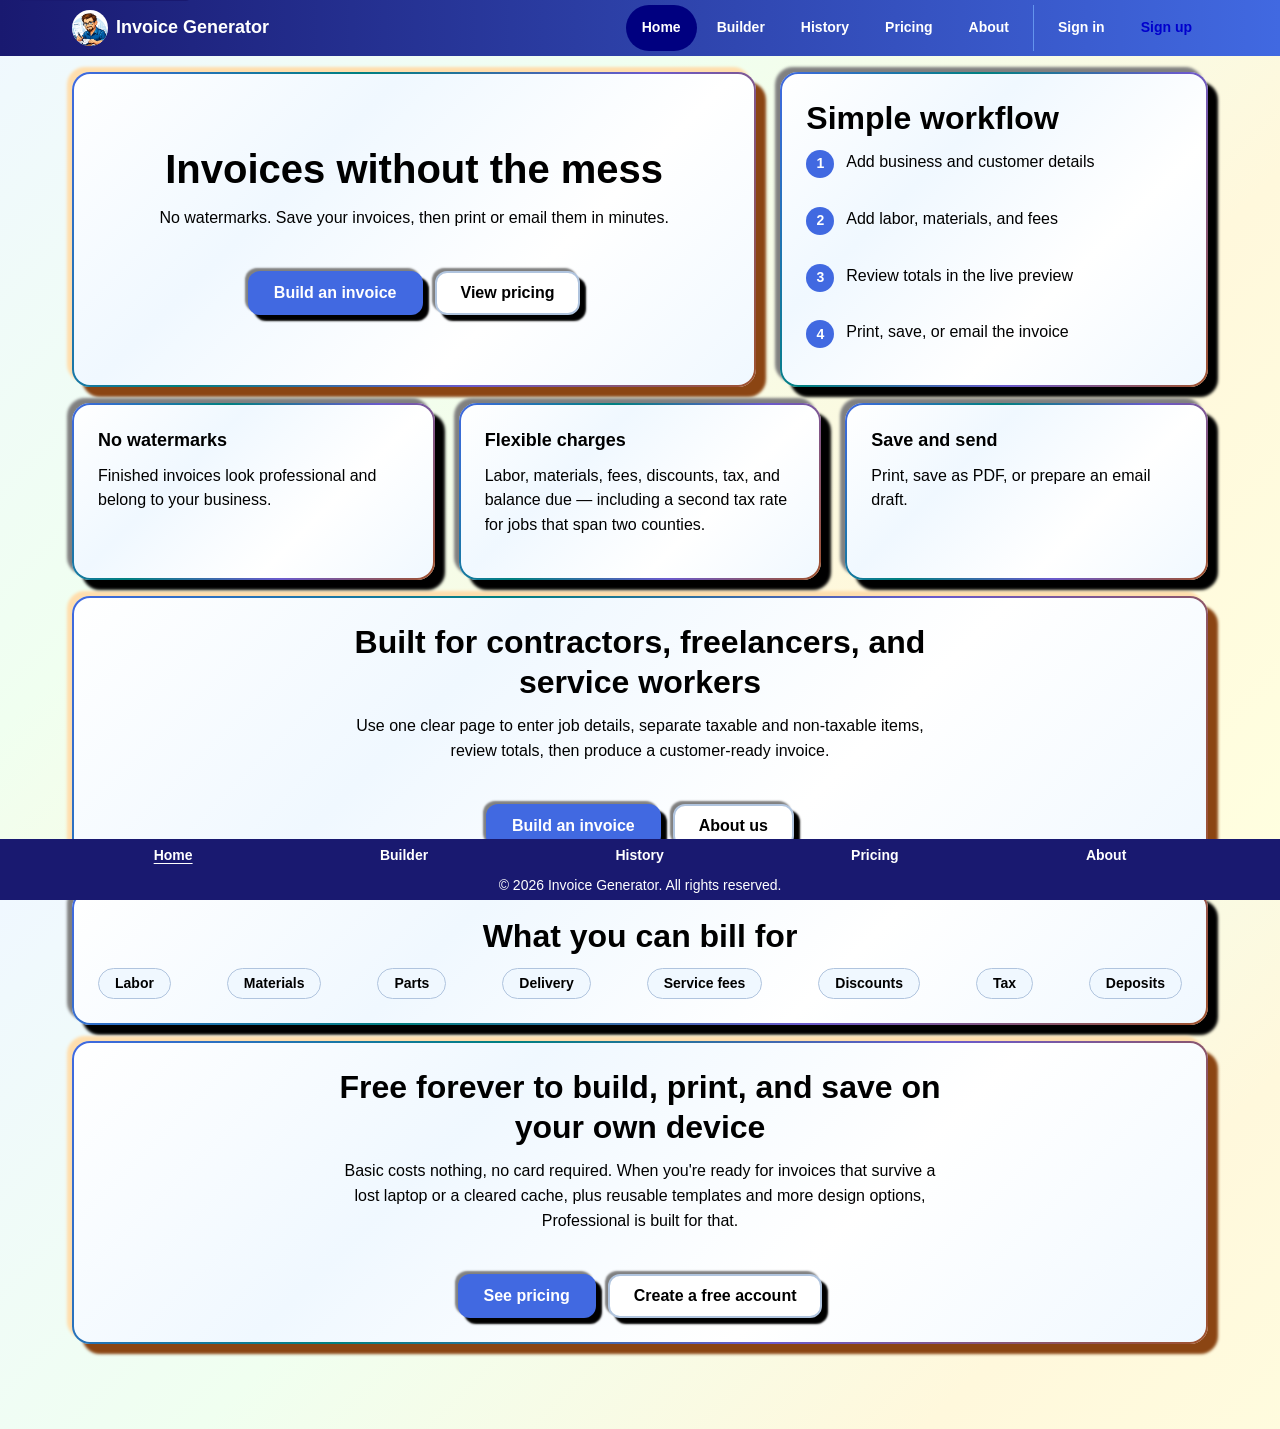
<file: index.html>
<!DOCTYPE html>
<html lang="en">
<head>
  <meta charset="UTF-8">
  <meta name="viewport" content="width=device-width, initial-scale=1.0">
  <link rel="icon" type="image/png" sizes="32x32" href="assets/favicon-32.png">
  <link rel="apple-touch-icon" sizes="180x180" href="assets/favicon-180.png">
  <title>Invoice Generator | Invoices without the mess</title>
  <meta name="description" content="Create professional invoices for labor, materials, and fees in minutes, then print, save, or email them with no watermarks.">
  <link rel="stylesheet" href="styles/variables.css">
  <link rel="stylesheet" href="styles/base.css">
  <link rel="stylesheet" href="styles/layout.css">
  <link rel="stylesheet" href="styles/components.css">
  <link rel="stylesheet" href="styles/home.css">
  <link rel="stylesheet" href="styles/print.css" media="print">
</head>
<body>
  <a class="skip-link" href="#main-content">Skip to main content</a>

  <header class="site-header">
    <div class="site-header__bar">
      <a class="site-header__brand" href="index.html"><img src="assets/logo-icon.png" alt="" class="site-header__brand-icon">Invoice Generator</a>
      <button type="button" class="nav-toggle" aria-expanded="false" aria-controls="primary-navigation">
        <span class="visually-hidden">Menu</span>
        <span class="nav-toggle__icon" aria-hidden="true"></span>
      </button>
      <nav class="primary-nav" id="primary-navigation" aria-label="Primary">
        <ul class="primary-nav__list">
          <li><a href="index.html" aria-current="page">Home</a></li>
          <li><a href="builder.html">Builder</a></li>
          <li><a href="history.html">History</a></li>
          <li><a href="pricing.html">Pricing</a></li>
          <li><a href="about.html">About</a></li>
          <li class="primary-nav__divider" aria-hidden="true"></li>
          <li><a href="sign-in.html">Sign in</a></li>
          <li><a href="sign-up.html" class="primary-nav__signup">Sign up</a></li>
        </ul>
      </nav>
    </div>
  </header>

  <main class="page-main" id="main-content">
    <div class="container">

      <section class="page-section">
        <div class="hero">
          <div class="card card--accent hero__primary">
            <h1>Invoices without the mess</h1>
            <p>No watermarks. Save your invoices, then print or email them in minutes.</p>
            <div class="hero__actions">
              <a class="button button--primary" href="builder.html">Build an invoice</a>
              <a class="button button--secondary" href="pricing.html">View pricing</a>
            </div>
          </div>

          <div class="card">
            <h2>Simple workflow</h2>
            <ol class="workflow-list">
              <li class="workflow-list__item">
                <span class="workflow-list__number" aria-hidden="true">1</span>
                <p>Add business and customer details</p>
              </li>
              <li class="workflow-list__item">
                <span class="workflow-list__number" aria-hidden="true">2</span>
                <p>Add labor, materials, and fees</p>
              </li>
              <li class="workflow-list__item">
                <span class="workflow-list__number" aria-hidden="true">3</span>
                <p>Review totals in the live preview</p>
              </li>
              <li class="workflow-list__item">
                <span class="workflow-list__number" aria-hidden="true">4</span>
                <p>Print, save, or email the invoice</p>
              </li>
            </ol>
          </div>
        </div>
      </section>

      <section class="page-section" aria-labelledby="features-heading">
        <h2 class="visually-hidden" id="features-heading">Why use Invoice Generator</h2>
        <div class="grid grid--3">
          <div class="card">
            <h3>No watermarks</h3>
            <p>Finished invoices look professional and belong to your business.</p>
          </div>
          <div class="card">
            <h3>Flexible charges</h3>
            <p>Labor, materials, fees, discounts, tax, and balance due &mdash; including a second tax rate for jobs that span two counties.</p>
          </div>
          <div class="card">
            <h3>Save and send</h3>
            <p>Print, save as PDF, or prepare an email draft.</p>
          </div>
        </div>
      </section>

      <section class="page-section" aria-labelledby="cta-heading">
        <div class="card card--accent cta-banner">
          <div class="cta-banner__text">
            <h2 id="cta-heading">Built for contractors, freelancers, and service workers</h2>
            <p>Use one clear page to enter job details, separate taxable and non-taxable items, review totals, then produce a customer-ready invoice.</p>
          </div>
          <div class="cta-banner__actions">
            <a class="button button--primary" href="builder.html">Build an invoice</a>
            <a class="button button--secondary" href="about.html">About us</a>
          </div>
        </div>
      </section>

      <section class="page-section" aria-labelledby="billfor-heading">
        <div class="card">
          <h2 id="billfor-heading" class="u-text-center">What you can bill for</h2>
          <ul class="chip-list chip-list--spread">
            <li class="chip">Labor</li>
            <li class="chip">Materials</li>
            <li class="chip">Parts</li>
            <li class="chip">Delivery</li>
            <li class="chip">Service fees</li>
            <li class="chip">Discounts</li>
            <li class="chip">Tax</li>
            <li class="chip">Deposits</li>
          </ul>
        </div>
      </section>

      <section class="page-section" aria-labelledby="pricing-teaser-heading">
        <div class="card card--accent cta-banner">
          <div class="cta-banner__text">
            <h2 id="pricing-teaser-heading">Free forever to build, print, and save on your own device</h2>
            <p>Basic costs nothing, no card required. When you're ready for invoices that survive a lost laptop or a cleared cache, plus reusable templates and more design options, Professional is built for that.</p>
          </div>
          <div class="cta-banner__actions">
            <a class="button button--primary" href="pricing.html">See pricing</a>
            <a class="button button--secondary" href="sign-up.html">Create a free account</a>
          </div>
        </div>
      </section>

    </div>
  </main>

  <footer class="site-footer">
    <nav class="site-footer__nav" aria-label="Footer">
      <ul class="site-footer__list">
        <li><a href="index.html" aria-current="page">Home</a></li>
        <li><a href="builder.html">Builder</a></li>
        <li><a href="history.html">History</a></li>
        <li><a href="pricing.html">Pricing</a></li>
        <li><a href="about.html">About</a></li>
      </ul>
    </nav>
    <p class="site-footer__copyright">&copy; 2026 Invoice Generator. All rights reserved.</p>
  </footer>

  <script src="scripts/common.js" defer></script>
  <script src="scripts/invoice-data.js" defer></script>
</body>
</html>
</file>
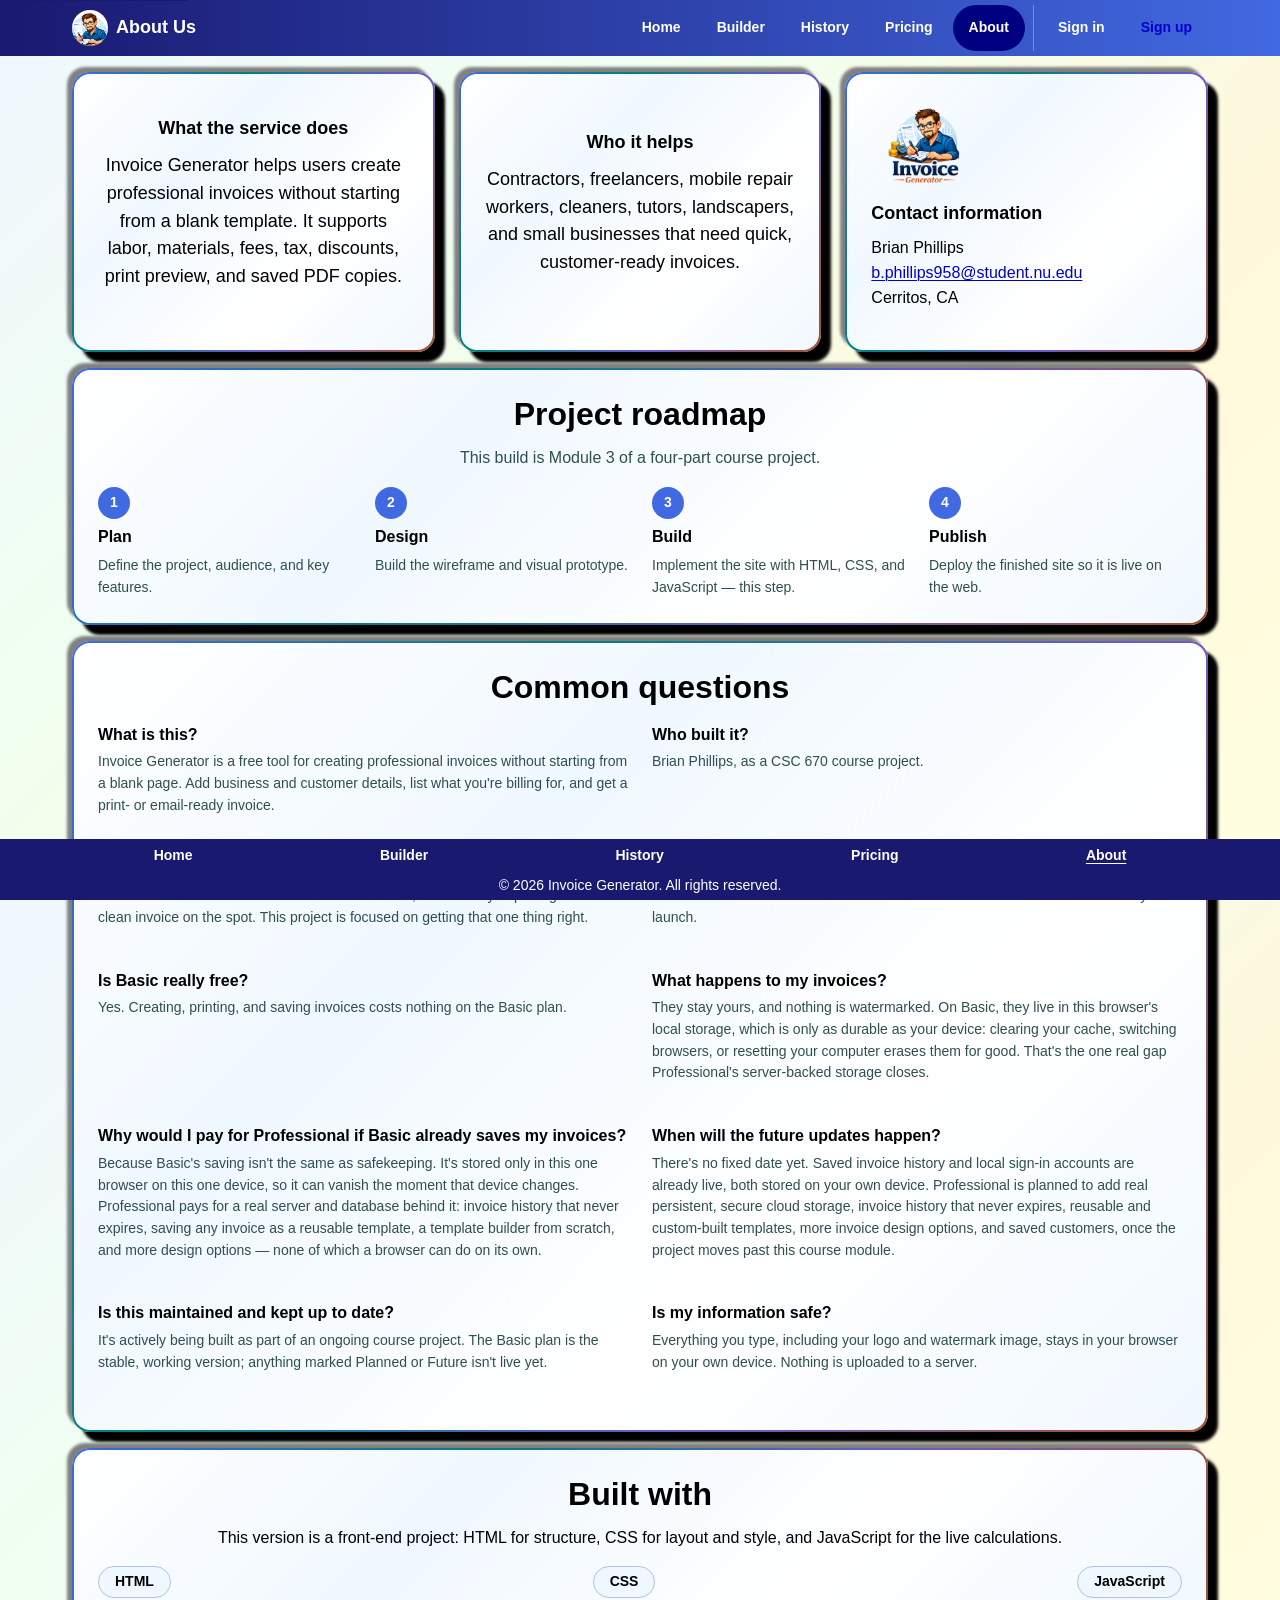
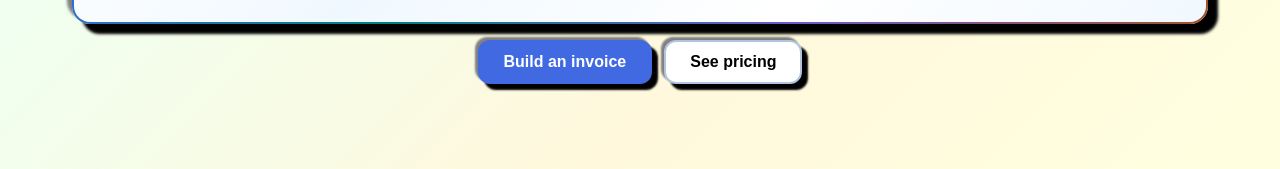
<file: about.html>
<!DOCTYPE html>
<html lang="en">
<head>
  <meta charset="UTF-8">
  <meta name="viewport" content="width=device-width, initial-scale=1.0">
  <link rel="icon" type="image/png" sizes="32x32" href="assets/favicon-32.png">
  <link rel="apple-touch-icon" sizes="180x180" href="assets/favicon-180.png">
  <title>About | Invoice Generator</title>
  <meta name="description" content="What Invoice Generator does, who it helps, and how this class project is organized.">
  <link rel="stylesheet" href="styles/variables.css">
  <link rel="stylesheet" href="styles/base.css">
  <link rel="stylesheet" href="styles/layout.css">
  <link rel="stylesheet" href="styles/components.css">
  <link rel="stylesheet" href="styles/about.css">
  <link rel="stylesheet" href="styles/print.css" media="print">
</head>
<body>
  <a class="skip-link" href="#main-content">Skip to main content</a>

  <header class="site-header">
    <div class="site-header__bar">
      <a class="site-header__brand" href="index.html"><img src="assets/logo-icon.png" alt="" class="site-header__brand-icon">About Us</a>
      <button type="button" class="nav-toggle" aria-expanded="false" aria-controls="primary-navigation">
        <span class="visually-hidden">Menu</span>
        <span class="nav-toggle__icon" aria-hidden="true"></span>
      </button>
      <nav class="primary-nav" id="primary-navigation" aria-label="Primary">
        <ul class="primary-nav__list">
          <li><a href="index.html">Home</a></li>
          <li><a href="builder.html">Builder</a></li>
          <li><a href="history.html">History</a></li>
          <li><a href="pricing.html">Pricing</a></li>
          <li><a href="about.html" aria-current="page">About</a></li>
          <li class="primary-nav__divider" aria-hidden="true"></li>
          <li><a href="sign-in.html">Sign in</a></li>
          <li><a href="sign-up.html" class="primary-nav__signup">Sign up</a></li>
        </ul>
      </nav>
    </div>
  </header>

  <main class="page-main" id="main-content">
    <div class="container">
      <h1 class="visually-hidden">About us</h1>
      
      <section class="page-section" aria-labelledby="info-heading">
        <h2 class="visually-hidden" id="info-heading">Project details</h2>
        <div class="grid grid--3">
          <div class="card info-card--fill">
            <h3>What the service does</h3>
            <p>Invoice Generator helps users create professional invoices without starting from a blank template. It supports labor, materials, fees, tax, discounts, print preview, and saved PDF copies.</p>
          </div>
          <div class="card info-card--fill">
            <h3>Who it helps</h3>
            <p>Contractors, freelancers, mobile repair workers, cleaners, tutors, landscapers, and small businesses that need quick, customer-ready invoices.</p>
          </div>
          <div class="card">
            <img src="assets/logo-full.png" alt="Invoice Generator" class="about-logo about-logo--in-card">
            <h3>Contact information</h3>
            <p>Brian Phillips<br>
            <a href="mailto:b.phillips958@student.nu.edu">b.phillips958@student.nu.edu</a><br>
            Cerritos, CA</p>
          </div>
        </div>
      </section>

      <section class="page-section" aria-labelledby="roadmap-heading">
        <div class="card">
          <h2 id="roadmap-heading" class="u-text-center">Project roadmap</h2>
          <p class="card__lede u-text-center">This build is Module 3 of a four-part course project.</p>
          <ol class="roadmap">
            <li class="roadmap__item">
              <span class="roadmap__number" aria-hidden="true">1</span>
              <h3 class="roadmap__title">Plan</h3>
              <p class="roadmap__desc">Define the project, audience, and key features.</p>
            </li>
            <li class="roadmap__item">
              <span class="roadmap__number" aria-hidden="true">2</span>
              <h3 class="roadmap__title">Design</h3>
              <p class="roadmap__desc">Build the wireframe and visual prototype.</p>
            </li>
            <li class="roadmap__item is-current">
              <span class="roadmap__number" aria-hidden="true">3</span>
              <h3 class="roadmap__title">Build</h3>
              <p class="roadmap__desc">Implement the site with HTML, CSS, and JavaScript &mdash; this step.</p>
            </li>
            <li class="roadmap__item">
              <span class="roadmap__number" aria-hidden="true">4</span>
              <h3 class="roadmap__title">Publish</h3>
              <p class="roadmap__desc">Deploy the finished site so it is live on the web.</p>
            </li>
          </ol>
        </div>
      </section>

      <section class="page-section" aria-labelledby="faq-heading">
        <div class="card">
          <h2 id="faq-heading" class="u-text-center">Common questions</h2>
          <dl class="faq-grid">
            <div class="faq-item">
              <dt>What is this?</dt>
              <dd>Invoice Generator is a free tool for creating professional invoices without starting from a blank page. Add business and customer details, list what you're billing for, and get a print- or email-ready invoice.</dd>
            </div>
            <div class="faq-item">
              <dt>Who built it?</dt>
              <dd>Brian Phillips, as a CSC 670 course project.</dd>
            </div>
            <div class="faq-item">
              <dt>Why?</dt>
              <dd>Contractors and freelancers often don't have a fast, no-fuss way to put together a clean invoice on the spot. This project is focused on getting that one thing right.</dd>
            </div>
            <div class="faq-item">
              <dt>Can I switch plans later?</dt>
              <dd>Yes. Professional and Business become available to switch into as soon as they launch.</dd>
            </div>
            <div class="faq-item">
              <dt>Is Basic really free?</dt>
              <dd>Yes. Creating, printing, and saving invoices costs nothing on the Basic plan.</dd>
            </div>
            <div class="faq-item">
              <dt>What happens to my invoices?</dt>
              <dd>They stay yours, and nothing is watermarked. On Basic, they live in this browser's local storage, which is only as durable as your device: clearing your cache, switching browsers, or resetting your computer erases them for good. That's the one real gap Professional's server-backed storage closes.</dd>
            </div>
            <div class="faq-item">
              <dt>Why would I pay for Professional if Basic already saves my invoices?</dt>
              <dd>Because Basic's saving isn't the same as safekeeping. It's stored only in this one browser on this one device, so it can vanish the moment that device changes. Professional pays for a real server and database behind it: invoice history that never expires, saving any invoice as a reusable template, a template builder from scratch, and more design options &mdash; none of which a browser can do on its own.</dd>
            </div>
            <div class="faq-item">
              <dt>When will the future updates happen?</dt>
              <dd>There's no fixed date yet. Saved invoice history and local sign-in accounts are already live, both stored on your own device. Professional is planned to add real persistent, secure cloud storage, invoice history that never expires, reusable and custom-built templates, more invoice design options, and saved customers, once the project moves past this course module.</dd>
            </div>
            <div class="faq-item">
              <dt>Is this maintained and kept up to date?</dt>
              <dd>It's actively being built as part of an ongoing course project. The Basic plan is the stable, working version; anything marked Planned or Future isn't live yet.</dd>
            </div>
            <div class="faq-item">
              <dt>Is my information safe?</dt>
              <dd>Everything you type, including your logo and watermark image, stays in your browser on your own device. Nothing is uploaded to a server.</dd>
            </div>
          </dl>
        </div>
      </section>

      <section class="page-section" aria-labelledby="tech-heading">
        <div class="card">
          <h2 id="tech-heading" class="u-text-center">Built with</h2>
          <p class="u-text-center">This version is a front-end project: HTML for structure, CSS for layout and style, and JavaScript for the live calculations.</p>
          <ul class="chip-list chip-list--spread tech-chip-list">
            <li class="chip">HTML</li>
            <li class="chip">CSS</li>
            <li class="chip">JavaScript</li>
          </ul>
        </div>
      </section>

      <section class="page-section" aria-labelledby="about-cta-heading">
        <h2 class="visually-hidden" id="about-cta-heading">Get started</h2>
        <div class="button-row button-row--center">
          <a class="button button--primary" href="builder.html">Build an invoice</a>
          <a class="button button--secondary" href="pricing.html">See pricing</a>
        </div>
      </section>
    </div>
  </main>

  <footer class="site-footer">
    <nav class="site-footer__nav" aria-label="Footer">
      <ul class="site-footer__list">
        <li><a href="index.html">Home</a></li>
        <li><a href="builder.html">Builder</a></li>
        <li><a href="history.html">History</a></li>
        <li><a href="pricing.html">Pricing</a></li>
        <li><a href="about.html" aria-current="page">About</a></li>
      </ul>
    </nav>
    <p class="site-footer__copyright">&copy; 2026 Invoice Generator. All rights reserved.</p>
  </footer>

  <script src="scripts/common.js" defer></script>
  <script src="scripts/invoice-data.js" defer></script>
</body>
</html>
</file>
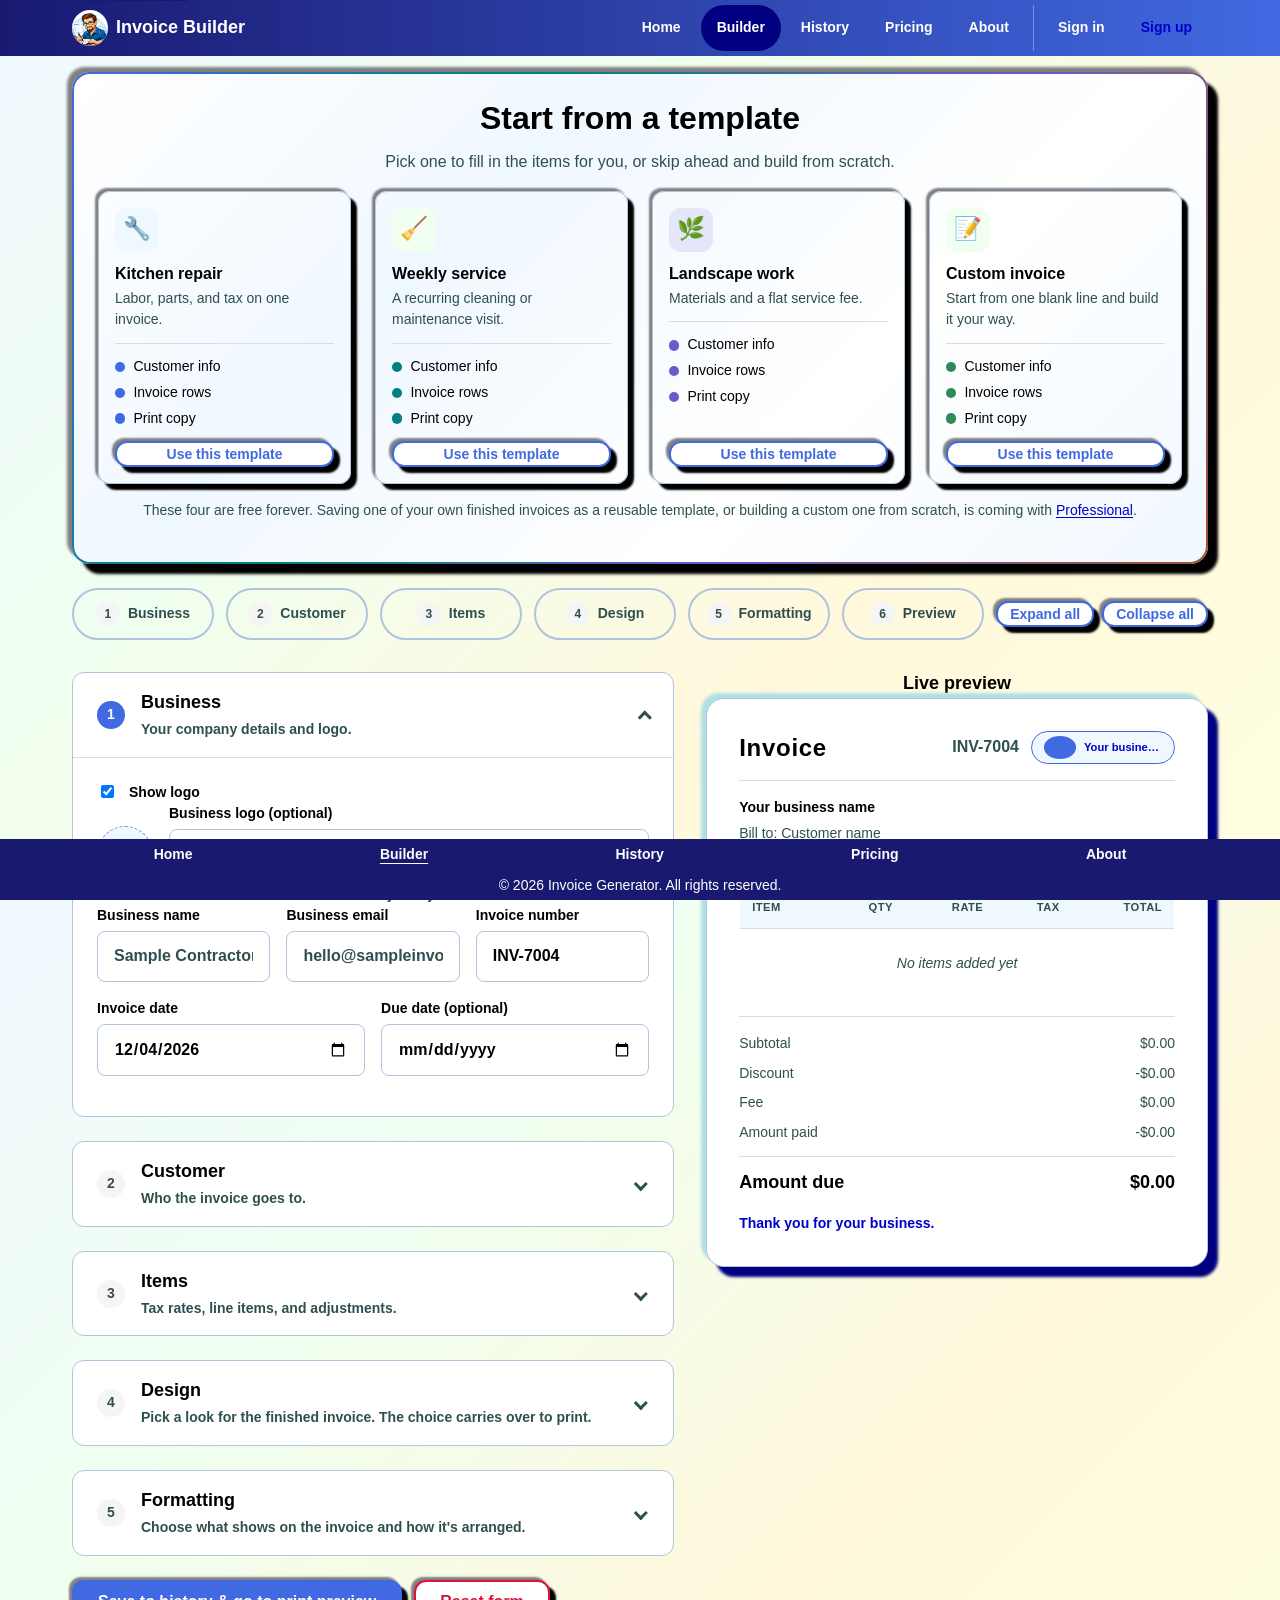
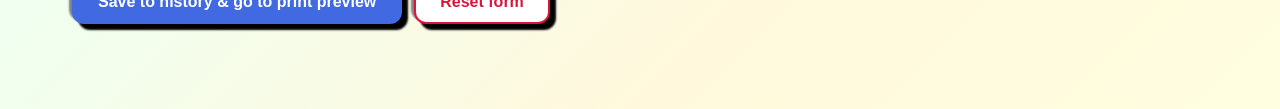
<file: builder.html>
<!DOCTYPE html>
<html lang="en">
<head>
  <meta charset="UTF-8">
  <meta name="viewport" content="width=device-width, initial-scale=1.0">
  <link rel="icon" type="image/png" sizes="32x32" href="assets/favicon-32.png">
  <link rel="apple-touch-icon" sizes="180x180" href="assets/favicon-180.png">
  <title>Invoice Builder | Invoice Generator</title>
  <meta name="description" content="Enter business and customer details, add labor and material charges, and watch the invoice total update live.">
  <link rel="stylesheet" href="styles/variables.css">
  <link rel="stylesheet" href="styles/base.css">
  <link rel="stylesheet" href="styles/layout.css">
  <link rel="stylesheet" href="styles/components.css">
  <link rel="stylesheet" href="styles/invoice.css">
  <link rel="stylesheet" href="styles/builder.css">
  <link rel="stylesheet" href="styles/print.css" media="print">
</head>
<body>
  <a class="skip-link" href="#main-content">Skip to main content</a>

  <header class="site-header">
    <div class="site-header__bar">
      <a class="site-header__brand" href="index.html"><img src="assets/logo-icon.png" alt="" class="site-header__brand-icon">Invoice Builder</a>
      <button type="button" class="nav-toggle" aria-expanded="false" aria-controls="primary-navigation">
        <span class="visually-hidden">Menu</span>
        <span class="nav-toggle__icon" aria-hidden="true"></span>
      </button>
      <nav class="primary-nav" id="primary-navigation" aria-label="Primary">
        <ul class="primary-nav__list">
          <li><a href="index.html">Home</a></li>
          <li><a href="builder.html" aria-current="page">Builder</a></li>
          <li><a href="history.html">History</a></li>
          <li><a href="pricing.html">Pricing</a></li>
          <li><a href="about.html">About</a></li>
          <li class="primary-nav__divider" aria-hidden="true"></li>
          <li><a href="sign-in.html">Sign in</a></li>
          <li><a href="sign-up.html" class="primary-nav__signup">Sign up</a></li>
        </ul>
      </nav>
    </div>
  </header>

  <main class="page-main" id="main-content">
    <div class="container">
      <h1 class="visually-hidden">Invoice builder</h1>
      
      <section class="page-section no-print" aria-labelledby="templates-heading">
        <div class="card">
          <h2 id="templates-heading" class="u-text-center">Start from a template</h2>
          <p class="card__lede u-text-center">Pick one to fill in the items for you, or skip ahead and build from scratch.</p>
          <div class="grid grid--4" id="template-slots">
            <!-- Cards are added by scripts/builder.js -->
          </div>
          <p class="field__hint u-text-center u-mt-md">These four are free forever. Saving one of your own finished invoices as a reusable template, or building a custom one from scratch, is coming with <a href="pricing.html">Professional</a>.</p>
        </div>
      </section>

      

      <nav aria-label="Builder sections" class="no-print">
        <div class="builder-toolbar">
          <ul class="step-list">
            <li><a class="step-list__link" href="#section-business" data-panel-link="section-business"><span class="step-list__number" aria-hidden="true">1</span> Business</a></li>
            <li><a class="step-list__link" href="#section-customer" data-panel-link="section-customer"><span class="step-list__number" aria-hidden="true">2</span> Customer</a></li>
            <li><a class="step-list__link" href="#section-items" data-panel-link="section-items"><span class="step-list__number" aria-hidden="true">3</span> Items</a></li>
            <li><a class="step-list__link" href="#section-design" data-panel-link="section-design"><span class="step-list__number" aria-hidden="true">4</span> Design</a></li>
            <li><a class="step-list__link" href="#section-formatting" data-panel-link="section-formatting"><span class="step-list__number" aria-hidden="true">5</span> Formatting</a></li>
            <li><a class="step-list__link" href="#invoice-preview-heading"><span class="step-list__number" aria-hidden="true">6</span> Preview</a></li>
          </ul>
          <div class="builder-toolbar__panel-buttons">
            <button type="button" class="button button--ghost button--small" id="expand-all-button">Expand all</button>
            <button type="button" class="button button--ghost button--small" id="collapse-all-button">Collapse all</button>
          </div>
        </div>
      </nav>

      <div class="builder-layout">
        <div class="builder-layout__form no-print">
          <form id="invoice-form" novalidate>

            <input type="hidden" id="invoice-id" name="invoiceId" value="">

            <details class="panel" id="section-business" open>
              <summary class="panel__summary">
                <span class="panel__index" aria-hidden="true">1</span>
                <span class="panel__heading">
                  <span class="panel__title">Business</span>
                  <span class="panel__lede">Your company details and logo.</span>
                </span>
                <span class="panel__chevron" aria-hidden="true"></span>
              </summary>
              <div class="panel__body">
              <fieldset>
                <legend class="visually-hidden">Business</legend>

                <div class="toggle-row">
                  <input type="checkbox" id="show-logo" name="showLogo" checked>
                  <span class="toggle-row__text">
                    <label class="toggle-row__label" for="show-logo">Show logo</label>
                  </span>
                </div>

                <div class="logo-picker">
                  <span class="logo-picker__preview" id="logo-preview">
                    <span class="visually-hidden">No logo selected</span>
                  </span>
                  <div class="field logo-picker__field">
                    <label class="field__label" for="business-logo">Business logo (optional)</label>
                    <input class="field__input" type="file" id="business-logo" name="businessLogo" accept="image/*">
                    <span class="field__hint">PNG or JPG works best. This stays on your device.</span>
                  </div>
                </div>

                <div class="field-row field-row--3">
                  <div class="field" id="business-name-field">
                    <label class="field__label" for="business-name">Business name</label>
                    <input class="field__input" type="text" id="business-name" name="businessName" placeholder="Sample Contractor Co." required aria-describedby="business-name-error" aria-invalid="false">
                    <p class="field__error" id="business-name-error">Enter a business name.</p>
                  </div>
                  <div class="field">
                    <label class="field__label" for="business-email">Business email</label>
                    <input class="field__input" type="email" id="business-email" name="businessEmail" placeholder="hello@sampleinvoice.com">
                  </div>
                  <div class="field">
                    <label class="field__label" for="invoice-number">Invoice number</label>
                    <input class="field__input" type="text" id="invoice-number" name="invoiceNumber">
                  </div>
                </div>

                <div class="field-row field-row--2">
                  <div class="field">
                    <label class="field__label" for="invoice-date">Invoice date</label>
                    <input class="field__input" type="date" id="invoice-date" name="invoiceDate">
                  </div>
                  <div class="field">
                    <label class="field__label" for="due-date">Due date (optional)</label>
                    <input class="field__input" type="date" id="due-date" name="dueDate">
                  </div>
                </div>
              </fieldset>
              </div>
            </details>

            <details class="panel" id="section-customer">
              <summary class="panel__summary">
                <span class="panel__index" aria-hidden="true">2</span>
                <span class="panel__heading">
                  <span class="panel__title">Customer</span>
                  <span class="panel__lede">Who the invoice goes to.</span>
                </span>
                <span class="panel__chevron" aria-hidden="true"></span>
              </summary>
              <div class="panel__body">
              <fieldset>
                <legend class="visually-hidden">Customer</legend>
                <div class="field-row field-row--2">
                  <div class="field" id="customer-name-field">
                    <label class="field__label" for="customer-name">Customer name</label>
                    <input class="field__input" type="text" id="customer-name" name="customerName" placeholder="Jordan Lee" required aria-describedby="customer-name-error" aria-invalid="false">
                    <p class="field__error" id="customer-name-error">Enter a customer name.</p>
                  </div>
                  <div class="field">
                    <label class="field__label" for="customer-email">Customer email</label>
                    <input class="field__input" type="email" id="customer-email" name="customerEmail" placeholder="jordan@example.com">
                  </div>
                </div>
              </fieldset>
              </div>
            </details>

            <details class="panel" id="section-items">
              <summary class="panel__summary">
                <span class="panel__index" aria-hidden="true">3</span>
                <span class="panel__heading">
                  <span class="panel__title">Items</span>
                  <span class="panel__lede">Tax rates, line items, and adjustments.</span>
                </span>
                <span class="panel__chevron" aria-hidden="true"></span>
              </summary>
              <div class="panel__body">
              <fieldset>
                <legend>Tax rates<span class="legend-lede">Name and set as many tax rates as this job needs. Each item picks one from its own dropdown.</span></legend>

                <div id="tax-rates-list">
                  <!-- Rows are added by scripts/builder.js -->
                </div>

                <button type="button" class="button button--ghost button--small u-mt-md" id="add-tax-rate-button">
                  + Add tax rate
                </button>
              </fieldset>

              <fieldset>
                <legend>Items<span class="legend-lede">Add invoice rows and assign a tax rate to each one, or none.</span></legend>

                <table class="data-table" id="items-table">
                  <caption class="visually-hidden">Invoice line items</caption>
                  <thead>
                    <tr>
                      <th scope="col">Type</th>
                      <th scope="col">Description</th>
                      <th scope="col" class="is-numeric">Qty</th>
                      <th scope="col" class="is-numeric">Rate</th>
                      <th scope="col" class="is-numeric">Tax</th>
                      <th scope="col" class="is-numeric">Total</th>
                      <th scope="col"><span class="visually-hidden">Remove row</span></th>
                    </tr>
                  </thead>
                  <tbody id="items-body">
                    <!-- Rows are added by scripts/builder.js -->
                  </tbody>
                </table>

                <p class="field__hint" id="items-empty-hint" hidden>No items yet. Choose a template above or add a row to get started.</p>

                <button type="button" class="button button--ghost button--small u-mt-md" id="add-item-button">
                  + Add item
                </button>
              </fieldset>

              <fieldset>
                <legend>Adjustments<span class="legend-lede">Discount, fee, and any amount already paid.</span></legend>
                <div class="field-row field-row--3">
                  <div class="field">
                    <label class="field__label" for="discount">Discount ($)</label>
                    <input class="field__input" type="number" id="discount" name="discount" min="0" step="0.01" value="0">
                  </div>
                  <div class="field">
                    <label class="field__label" for="fee">Fee ($)</label>
                    <input class="field__input" type="number" id="fee" name="fee" min="0" step="0.01" value="0">
                  </div>
                  <div class="field">
                    <label class="field__label" for="amount-paid">Paid ($)</label>
                    <input class="field__input" type="number" id="amount-paid" name="amountPaid" min="0" step="0.01" value="0">
                  </div>
                </div>
              </fieldset>
              </div>
            </details>

            <details class="panel" id="section-design">
              <summary class="panel__summary">
                <span class="panel__index" aria-hidden="true">4</span>
                <span class="panel__heading">
                  <span class="panel__title">Design</span>
                  <span class="panel__lede">Pick a look for the finished invoice. The choice carries over to print.</span>
                </span>
                <span class="panel__chevron" aria-hidden="true"></span>
              </summary>
              <div class="panel__body">
              <fieldset>
                <legend class="visually-hidden">Design</legend>
                <div class="option-picker">
                  <label class="option-picker__choice">
                    <input type="radio" name="designStyle" value="simple" checked>
                    <span>Simple</span>
                  </label>
                  <label class="option-picker__choice">
                    <input type="radio" name="designStyle" value="modern">
                    <span>Modern</span>
                  </label>
                  <label class="option-picker__choice">
                    <input type="radio" name="designStyle" value="professional">
                    <span>Professional</span>
                  </label>
                </div>
              </fieldset>
              </div>
            </details>

            <details class="panel" id="section-formatting">
              <summary class="panel__summary">
                <span class="panel__index" aria-hidden="true">5</span>
                <span class="panel__heading">
                  <span class="panel__title">Formatting</span>
                  <span class="panel__lede">Choose what shows on the invoice and how it's arranged.</span>
                </span>
                <span class="panel__chevron" aria-hidden="true"></span>
              </summary>
              <div class="panel__body">
              <fieldset>
                <legend class="visually-hidden">Formatting</legend>

                <div class="toggle-list">
                  <div class="toggle-row">
                    <input type="checkbox" id="show-business-email" name="showBusinessEmail" checked>
                    <span class="toggle-row__text">
                      <label class="toggle-row__label" for="show-business-email">Show business email</label>
                    </span>
                  </div>
                  <div class="toggle-row">
                    <input type="checkbox" id="show-customer-email" name="showCustomerEmail" checked>
                    <span class="toggle-row__text">
                      <label class="toggle-row__label" for="show-customer-email">Show customer email</label>
                    </span>
                  </div>
                  <div class="toggle-row">
                    <input type="checkbox" id="show-item-descriptions" name="showItemDescriptions" checked>
                    <span class="toggle-row__text">
                      <label class="toggle-row__label" for="show-item-descriptions">Show item descriptions</label>
                    </span>
                  </div>
                  <div class="toggle-row">
                    <input type="checkbox" id="show-divider-header" name="showDividerAfterHeader" checked>
                    <span class="toggle-row__text">
                      <label class="toggle-row__label" for="show-divider-header">Add a line under the header</label>
                    </span>
                  </div>
                  <div class="toggle-row">
                    <input type="checkbox" id="show-divider-totals" name="showDividerBeforeTotals" checked>
                    <span class="toggle-row__text">
                      <label class="toggle-row__label" for="show-divider-totals">Add a line above the totals</label>
                    </span>
                  </div>
                  <div class="toggle-row">
                    <input type="checkbox" id="show-note" name="showNote" checked>
                    <span class="toggle-row__text">
                      <label class="toggle-row__label" for="show-note">Show the closing note</label>
                    </span>
                  </div>
                </div>

                <div class="field u-mt-md" id="note-text-field">
                  <label class="field__label" for="note-text">Closing note</label>
                  <textarea class="field__input" id="note-text" name="noteText" rows="2" maxlength="200">Thank you for your business.</textarea>
                  <span class="field__hint">Printed at the bottom of the invoice, such as payment terms or a thank-you.</span>
                </div>

                <div id="logo-format-fields">
                  <div class="format-group">
                    <span class="format-group__label" id="logo-position-label">Logo placement</span>
                    <div class="option-picker" role="group" aria-labelledby="logo-position-label">
                      <label class="option-picker__choice">
                        <input type="radio" name="logoPosition" value="top-left">
                        <span>Top left</span>
                      </label>
                      <label class="option-picker__choice">
                        <input type="radio" name="logoPosition" value="top-right" checked>
                        <span>Top right</span>
                      </label>
                      <label class="option-picker__choice">
                        <input type="radio" name="logoPosition" value="bottom-left">
                        <span>Bottom left</span>
                      </label>
                      <label class="option-picker__choice">
                        <input type="radio" name="logoPosition" value="bottom-right">
                        <span>Bottom right</span>
                      </label>
                    </div>
                  </div>

                  <div class="format-group">
                    <span class="format-group__label" id="logo-shape-label">Logo shape</span>
                    <div class="option-picker" role="group" aria-labelledby="logo-shape-label">
                      <label class="option-picker__choice">
                        <input type="radio" name="logoShape" value="square">
                        <span>Square</span>
                      </label>
                      <label class="option-picker__choice">
                        <input type="radio" name="logoShape" value="rounded">
                        <span>Rounded</span>
                      </label>
                      <label class="option-picker__choice">
                        <input type="radio" name="logoShape" value="circle">
                        <span>Circle</span>
                      </label>
                      <label class="option-picker__choice">
                        <input type="radio" name="logoShape" value="ellipse" checked>
                        <span>Ellipse</span>
                      </label>
                    </div>
                  </div>

                  <div class="format-group">
                    <span class="format-group__label" id="logo-name-label">Business name with logo</span>
                    <div class="option-picker" role="group" aria-labelledby="logo-name-label">
                      <label class="option-picker__choice">
                        <input type="radio" name="logoNameDisplay" value="inside" checked>
                        <span>Inside</span>
                      </label>
                      <label class="option-picker__choice">
                        <input type="radio" name="logoNameDisplay" value="beside">
                        <span>Beside</span>
                      </label>
                      <label class="option-picker__choice">
                        <input type="radio" name="logoNameDisplay" value="hidden">
                        <span>Hidden</span>
                      </label>
                    </div>
                  </div>

                  <div class="format-group">
                    <label class="field__label" for="logo-size">Logo and name size</label>
                    <div class="opacity-control">
                      <input type="range" id="logo-size" name="logoSize" min="50" max="200" step="5" value="100">
                      <span class="opacity-control__value" id="logo-size-value">100%</span>
                    </div>
                  </div>
                </div>

                <div class="format-group">
                  <span class="format-group__label" id="spacing-label">Spacing</span>
                  <div class="option-picker" role="group" aria-labelledby="spacing-label">
                    <label class="option-picker__choice">
                      <input type="radio" name="spacing" value="compact">
                      <span>Compact</span>
                    </label>
                    <label class="option-picker__choice">
                      <input type="radio" name="spacing" value="normal" checked>
                      <span>Normal</span>
                    </label>
                    <label class="option-picker__choice">
                      <input type="radio" name="spacing" value="spacious">
                      <span>Spacious</span>
                    </label>
                  </div>
                </div>

                <div class="format-group">
                  <div class="toggle-row">
                    <input type="checkbox" id="watermark-enabled" name="watermarkEnabled">
                    <span class="toggle-row__text">
                      <label class="toggle-row__label" for="watermark-enabled">Add a background watermark</label>
                      <span class="toggle-row__hint">A faint word or image behind the invoice, like "Draft" or a company mark.</span>
                    </span>
                  </div>

                  <div id="watermark-fields" hidden>
                    <span class="format-group__label u-mt-md" id="watermark-type-label">Watermark type</span>
                    <div class="option-picker" role="group" aria-labelledby="watermark-type-label">
                      <label class="option-picker__choice">
                        <input type="radio" name="watermarkType" value="text" checked>
                        <span>Text</span>
                      </label>
                      <label class="option-picker__choice">
                        <input type="radio" name="watermarkType" value="image">
                        <span>Image</span>
                      </label>
                    </div>

                    <div class="field u-mt-md" id="watermark-text-field">
                      <label class="field__label" for="watermark-text">Watermark text</label>
                      <input class="field__input" type="text" id="watermark-text" name="watermarkText" placeholder="SAMPLE" maxlength="20">
                    </div>

                    <div class="logo-picker u-mt-md" id="watermark-image-field" hidden>
                      <span class="logo-picker__preview" id="watermark-image-preview">
                        <span class="visually-hidden">No watermark image selected</span>
                      </span>
                      <div class="field logo-picker__field">
                        <label class="field__label" for="watermark-image">Watermark image</label>
                        <input class="field__input" type="file" id="watermark-image" name="watermarkImage" accept="image/*">
                        <span class="field__hint">Uses your business logo by default. Upload a different image here to use that instead. PNG with a transparent background works best.</span>
                      </div>
                    </div>

                    <div class="field u-mt-md">
                      <label class="field__label" for="watermark-opacity">Watermark transparency</label>
                      <div class="opacity-control">
                        <input type="range" id="watermark-opacity" name="watermarkOpacity" min="2" max="35" step="1" value="8">
                        <span class="opacity-control__value" id="watermark-opacity-value">8%</span>
                      </div>
                    </div>

                    <div class="field u-mt-md">
                      <label class="field__label" for="watermark-size">Watermark size</label>
                      <div class="opacity-control">
                        <input type="range" id="watermark-size" name="watermarkSize" min="40" max="200" step="5" value="135">
                        <span class="opacity-control__value" id="watermark-size-value">135%</span>
                      </div>
                    </div>

                    <div class="watermark-position-grid">
                      <div class="field">
                        <label class="field__label" for="watermark-position-x">Watermark left and right position</label>
                        <div class="opacity-control">
                          <input type="range" id="watermark-position-x" name="watermarkPositionX" min="15" max="85" step="1" value="50">
                          <span class="opacity-control__value opacity-control__value--position" id="watermark-position-x-value">Centered</span>
                        </div>
                      </div>

                      <div class="field">
                        <label class="field__label" for="watermark-position-y">Watermark up and down position</label>
                        <div class="opacity-control">
                          <input type="range" id="watermark-position-y" name="watermarkPositionY" min="15" max="85" step="1" value="50">
                          <span class="opacity-control__value opacity-control__value--position" id="watermark-position-y-value">Centered</span>
                        </div>
                      </div>
                    </div>
                  </div>
                </div>
              </fieldset>
              </div>
            </details>

            <div class="builder-actions">
              <button type="submit" class="button button--primary">Save to history &amp; go to print preview</button>
              <button type="reset" class="button button--danger" id="reset-form-button">Reset form</button>
            </div>

            <p class="builder-status" id="builder-status" role="status"></p>
          </form>
        </div>

        <div class="builder-layout__preview">
          <h2 class="live-preview-title u-text-center" id="invoice-preview-heading">Live preview</h2>
          <p class="visually-hidden" id="amount-due-live" aria-live="polite"></p>
          <div class="invoice" id="invoice-preview">
            <p class="invoice--empty">Add at least one item to see the invoice preview.</p>
          </div>
        </div>
      </div>
    </div>
  </main>

  <footer class="site-footer">
    <nav class="site-footer__nav" aria-label="Footer">
      <ul class="site-footer__list">
        <li><a href="index.html">Home</a></li>
        <li><a href="builder.html" aria-current="page">Builder</a></li>
        <li><a href="history.html">History</a></li>
        <li><a href="pricing.html">Pricing</a></li>
        <li><a href="about.html">About</a></li>
      </ul>
    </nav>
    <p class="site-footer__copyright">&copy; 2026 Invoice Generator. All rights reserved.</p>
  </footer>

  <script src="scripts/common.js" defer></script>
  <script src="scripts/invoice-data.js" defer></script>
  <script src="scripts/builder.js" defer></script>
</body>
</html>
</file>
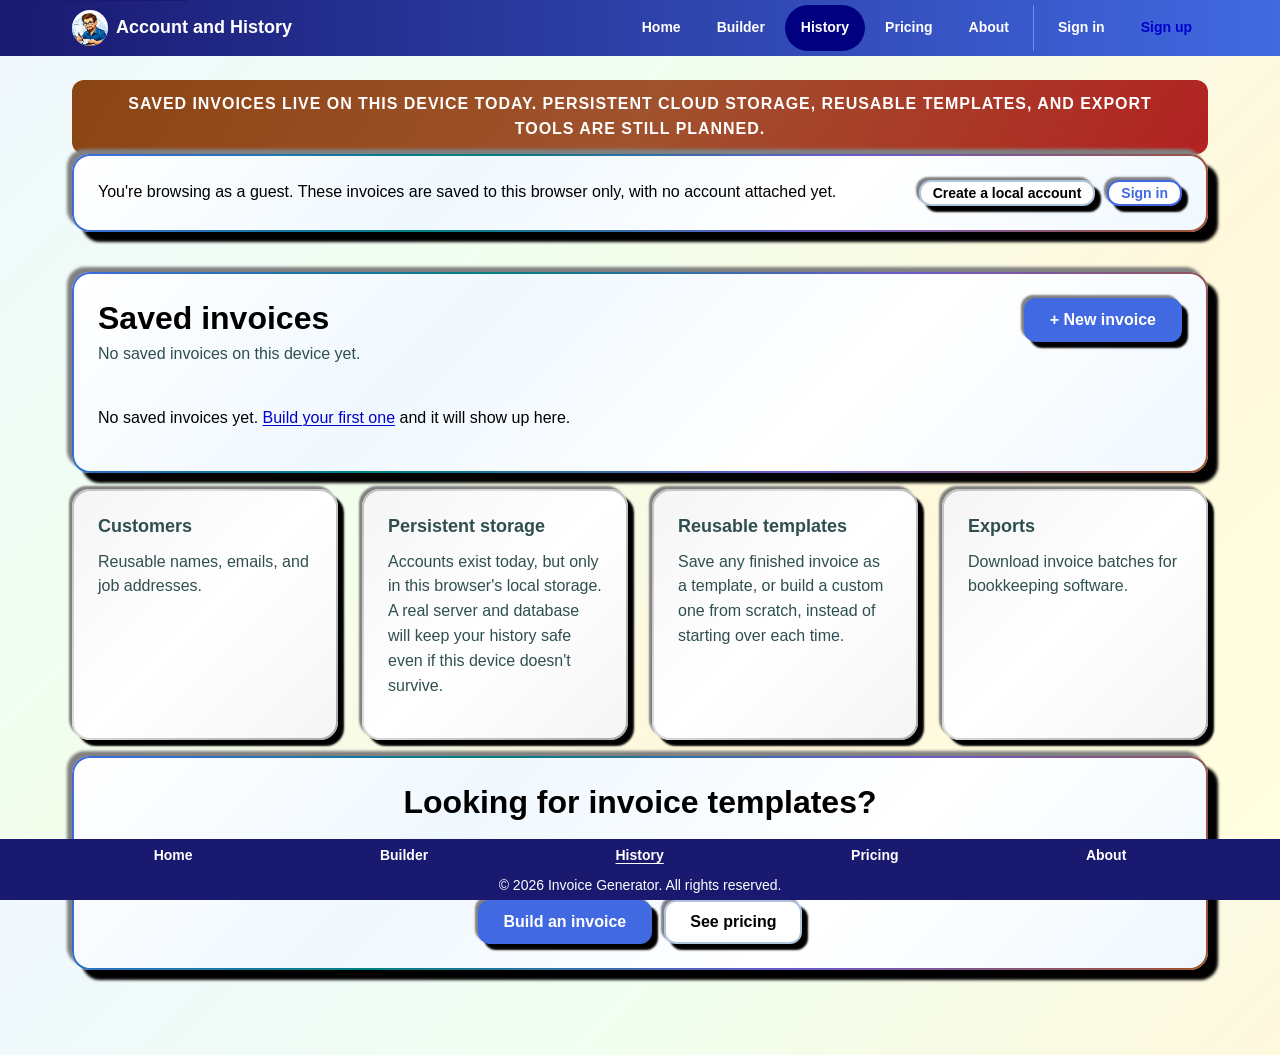
<file: history.html>
<!DOCTYPE html>
<html lang="en">
<head>
  <meta charset="UTF-8">
  <meta name="viewport" content="width=device-width, initial-scale=1.0">
  <link rel="icon" type="image/png" sizes="32x32" href="assets/favicon-32.png">
  <link rel="apple-touch-icon" sizes="180x180" href="assets/favicon-180.png">
  <title>Account and History | Invoice Generator</title>
  <meta name="description" content="Every invoice you've saved on this device, ready to reopen, print, duplicate, or remove.">
  <link rel="stylesheet" href="styles/variables.css">
  <link rel="stylesheet" href="styles/base.css">
  <link rel="stylesheet" href="styles/layout.css">
  <link rel="stylesheet" href="styles/components.css">
  <link rel="stylesheet" href="styles/history.css">
  <link rel="stylesheet" href="styles/print.css" media="print">
</head>
<body>
  <a class="skip-link" href="#main-content">Skip to main content</a>

  <header class="site-header">
    <div class="site-header__bar">
      <a class="site-header__brand" href="index.html"><img src="assets/logo-icon.png" alt="" class="site-header__brand-icon">Account and History</a>
      <button type="button" class="nav-toggle" aria-expanded="false" aria-controls="primary-navigation">
        <span class="visually-hidden">Menu</span>
        <span class="nav-toggle__icon" aria-hidden="true"></span>
      </button>
      <nav class="primary-nav" id="primary-navigation" aria-label="Primary">
        <ul class="primary-nav__list">
          <li><a href="index.html">Home</a></li>
          <li><a href="builder.html">Builder</a></li>
          <li><a href="history.html" aria-current="page">History</a></li>
          <li><a href="pricing.html">Pricing</a></li>
          <li><a href="about.html">About</a></li>
          <li class="primary-nav__divider" aria-hidden="true"></li>
          <li><a href="sign-in.html">Sign in</a></li>
          <li><a href="sign-up.html" class="primary-nav__signup">Sign up</a></li>
        </ul>
      </nav>
    </div>
  </header>

  <main class="page-main" id="main-content">
    <div class="container">
      <h1 class="visually-hidden">Account and history</h1>

      <div class="future-banner">
        <p class="future-banner__text">Saved invoices live on this device today. Persistent cloud storage, reusable templates, and export tools are still planned.</p>
      </div>

      <div class="card account-banner" id="account-banner" hidden>
        <p class="account-banner__text" id="account-banner-text"></p>
        <div class="button-row" id="account-banner-actions"></div>
      </div>

      <section class="page-section" aria-labelledby="saved-heading">
        <div class="card">
          <div class="history-header">
            <div>
              <h2 id="saved-heading">Saved invoices</h2>
              <p class="card__lede" id="history-count-hint">Loading your saved invoices&hellip;</p>
            </div>
            <a class="button button--primary" href="builder.html">+ New invoice</a>
          </div>

          <p class="field__hint" id="history-status" role="status"></p>

          <ul class="history-list" id="history-list"></ul>

          <div id="history-empty-state" hidden>
            <p class="invoice--empty">No saved invoices yet. <a href="builder.html">Build your first one</a> and it will show up here.</p>
          </div>
        </div>
      </section>

      <section class="page-section" aria-labelledby="upcoming-heading">
        <h2 class="visually-hidden" id="upcoming-heading">Upcoming features</h2>
        <div class="grid grid--4">
          <div class="card card--muted">
            <h3>Customers</h3>
            <p class="card__lede">Reusable names, emails, and job addresses.</p>
          </div>
          <div class="card card--muted">
            <h3>Persistent storage</h3>
            <p class="card__lede">Accounts exist today, but only in this browser's local storage. A real server and database will keep your history safe even if this device doesn't survive.</p>
          </div>
          <div class="card card--muted">
            <h3>Reusable templates</h3>
            <p class="card__lede">Save any finished invoice as a template, or build a custom one from scratch, instead of starting over each time.</p>
          </div>
          <div class="card card--muted">
            <h3>Exports</h3>
            <p class="card__lede">Download invoice batches for bookkeeping software.</p>
          </div>
        </div>
      </section>

      <section class="page-section" aria-labelledby="templates-heading">
        <div class="card">
          <h2 id="templates-heading" class="u-text-center">Looking for invoice templates?</h2>
          <p class="card__lede u-text-center">The four starter templates work today, free, at the top of the Builder page. Saving your own invoices as templates, or building custom ones from scratch, is a Professional feature that's coming next.</p>
          <div class="button-row button-row--center">
            <a class="button button--primary" href="builder.html">Build an invoice</a>
            <a class="button button--secondary" href="pricing.html">See pricing</a>
          </div>
        </div>
      </section>
    </div>
  </main>

  <footer class="site-footer">
    <nav class="site-footer__nav" aria-label="Footer">
      <ul class="site-footer__list">
        <li><a href="index.html">Home</a></li>
        <li><a href="builder.html">Builder</a></li>
        <li><a href="history.html" aria-current="page">History</a></li>
        <li><a href="pricing.html">Pricing</a></li>
        <li><a href="about.html">About</a></li>
      </ul>
    </nav>
    <p class="site-footer__copyright">&copy; 2026 Invoice Generator. All rights reserved.</p>
  </footer>

  <script src="scripts/common.js" defer></script>
  <script src="scripts/invoice-data.js" defer></script>
  <script src="scripts/history.js" defer></script>
</body>
</html>
</file>
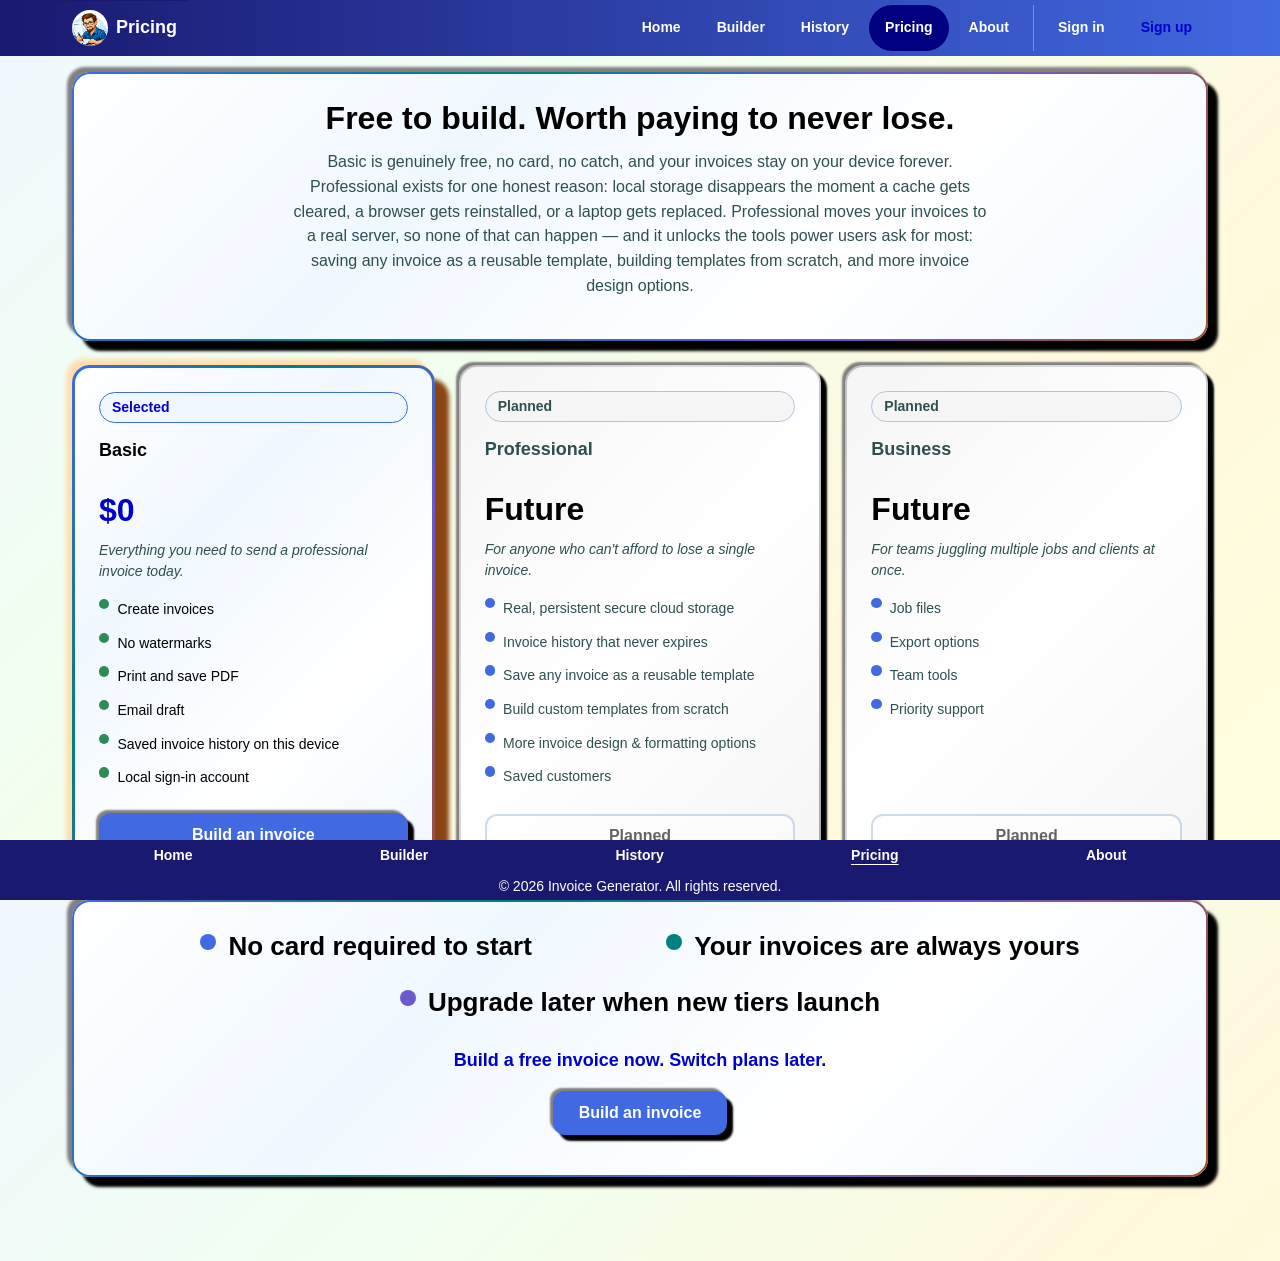
<file: pricing.html>
<!DOCTYPE html>
<html lang="en">
<head>
  <meta charset="UTF-8">
  <meta name="viewport" content="width=device-width, initial-scale=1.0">
  <link rel="icon" type="image/png" sizes="32x32" href="assets/favicon-32.png">
  <link rel="apple-touch-icon" sizes="180x180" href="assets/favicon-180.png">
  <title>Pricing | Invoice Generator</title>
  <meta name="description" content="Invoice Generator is free to start. See what is included today and what is planned for future tiers.">
  <link rel="stylesheet" href="styles/variables.css">
  <link rel="stylesheet" href="styles/base.css">
  <link rel="stylesheet" href="styles/layout.css">
  <link rel="stylesheet" href="styles/components.css">
  <link rel="stylesheet" href="styles/pricing.css">
  <link rel="stylesheet" href="styles/print.css" media="print">
</head>
<body>
  <a class="skip-link" href="#main-content">Skip to main content</a>

  <header class="site-header">
    <div class="site-header__bar">
      <a class="site-header__brand" href="index.html"><img src="assets/logo-icon.png" alt="" class="site-header__brand-icon">Pricing</a>
      <button type="button" class="nav-toggle" aria-expanded="false" aria-controls="primary-navigation">
        <span class="visually-hidden">Menu</span>
        <span class="nav-toggle__icon" aria-hidden="true"></span>
      </button>
      <nav class="primary-nav" id="primary-navigation" aria-label="Primary">
        <ul class="primary-nav__list">
          <li><a href="index.html">Home</a></li>
          <li><a href="builder.html">Builder</a></li>
          <li><a href="history.html">History</a></li>
          <li><a href="pricing.html" aria-current="page">Pricing</a></li>
          <li><a href="about.html">About</a></li>
          <li class="primary-nav__divider" aria-hidden="true"></li>
          <li><a href="sign-in.html">Sign in</a></li>
          <li><a href="sign-up.html" class="primary-nav__signup">Sign up</a></li>
        </ul>
      </nav>
    </div>
  </header>

  <main class="page-main" id="main-content">
    <div class="container">
      <h1 class="visually-hidden">Pricing</h1>

      <section class="page-section" aria-labelledby="plans-heading">
        <div class="card">
          <h2 id="plans-heading" class="u-text-center">Free to build. Worth paying to never lose.</h2>
          <p class="card__lede u-text-center pricing-page-lede">Basic is genuinely free, no card, no catch, and your invoices stay on your device forever. Professional exists for one honest reason: local storage disappears the moment a cache gets cleared, a browser gets reinstalled, or a laptop gets replaced. Professional moves your invoices to a real server, so none of that can happen &mdash; and it unlocks the tools power users ask for most: saving any invoice as a reusable template, building templates from scratch, and more invoice design options.</p>
        </div>
        <div class="pricing-grid">
          <div class="card pricing-card is-selected">
            <p class="badge badge--selected">Selected</p>
            <h3>Basic</h3>
            <p class="pricing-card__price">$0</p>
            <p class="pricing-card__pitch">Everything you need to send a professional invoice today.</p>
            <ul class="pricing-card__features">
              <li><span class="icon-dot icon-dot--green" aria-hidden="true"></span> Create invoices</li>
              <li><span class="icon-dot icon-dot--green" aria-hidden="true"></span> No watermarks</li>
              <li><span class="icon-dot icon-dot--green" aria-hidden="true"></span> Print and save PDF</li>
              <li><span class="icon-dot icon-dot--green" aria-hidden="true"></span> Email draft</li>
              <li><span class="icon-dot icon-dot--green" aria-hidden="true"></span> Saved invoice history on this device</li>
              <li><span class="icon-dot icon-dot--green" aria-hidden="true"></span> Local sign-in account</li>
            </ul>
            <a class="button button--primary button--full" href="builder.html">Build an invoice</a>
          </div>

          <div class="card pricing-card card--muted card--striped">
            <p class="badge badge--planned">Planned</p>
            <h3>Professional</h3>
            <p class="pricing-card__price">Future</p>
            <p class="pricing-card__pitch">For anyone who can't afford to lose a single invoice.</p>
            <ul class="pricing-card__features">
              <li><span class="icon-dot icon-dot--primary" aria-hidden="true"></span> Real, persistent secure cloud storage</li>
              <li><span class="icon-dot icon-dot--primary" aria-hidden="true"></span> Invoice history that never expires</li>
              <li><span class="icon-dot icon-dot--primary" aria-hidden="true"></span> Save any invoice as a reusable template</li>
              <li><span class="icon-dot icon-dot--primary" aria-hidden="true"></span> Build custom templates from scratch</li>
              <li><span class="icon-dot icon-dot--primary" aria-hidden="true"></span> More invoice design &amp; formatting options</li>
              <li><span class="icon-dot icon-dot--primary" aria-hidden="true"></span> Saved customers</li>
            </ul>
            <button class="button button--secondary button--full" type="button" disabled>Planned</button>
          </div>

          <div class="card pricing-card card--muted card--striped">
            <p class="badge badge--planned">Planned</p>
            <h3>Business</h3>
            <p class="pricing-card__price">Future</p>
            <p class="pricing-card__pitch">For teams juggling multiple jobs and clients at once.</p>
            <ul class="pricing-card__features">
              <li><span class="icon-dot icon-dot--primary" aria-hidden="true"></span> Job files</li>
              <li><span class="icon-dot icon-dot--primary" aria-hidden="true"></span> Export options</li>
              <li><span class="icon-dot icon-dot--primary" aria-hidden="true"></span> Team tools</li>
              <li><span class="icon-dot icon-dot--primary" aria-hidden="true"></span> Priority support</li>
            </ul>
            <button class="button button--secondary button--full" type="button" disabled>Planned</button>
          </div>
        </div>
      </section>

      <section class="page-section" aria-labelledby="trust-heading">
        <div class="card">
          <h2 class="visually-hidden" id="trust-heading">Why Basic is a safe place to start</h2>
          <ul class="feature-list feature-list--row">
            <li class="feature-list__item">
              <span class="icon-dot icon-dot--primary" aria-hidden="true"></span>
              <p class="feature-list__desc">No card required to start</p>
            </li>
            <li class="feature-list__item">
              <span class="icon-dot icon-dot--teal" aria-hidden="true"></span>
              <p class="feature-list__desc">Your invoices are always yours</p>
            </li>
            <li class="feature-list__item">
              <span class="icon-dot icon-dot--purple" aria-hidden="true"></span>
              <p class="feature-list__desc">Upgrade later when new tiers launch</p>
            </li>
          </ul>
          <p class="pricing-tagline u-text-center">Build a free invoice now. Switch plans later.</p>
          <p class="u-text-center u-mt-md"><a class="button button--primary" href="builder.html">Build an invoice</a></p>
        </div>
      </section>
    </div>
  </main>

  <footer class="site-footer">
    <nav class="site-footer__nav" aria-label="Footer">
      <ul class="site-footer__list">
        <li><a href="index.html">Home</a></li>
        <li><a href="builder.html">Builder</a></li>
        <li><a href="history.html">History</a></li>
        <li><a href="pricing.html" aria-current="page">Pricing</a></li>
        <li><a href="about.html">About</a></li>
      </ul>
    </nav>
    <p class="site-footer__copyright">&copy; 2026 Invoice Generator. All rights reserved.</p>
  </footer>

  <script src="scripts/common.js" defer></script>
  <script src="scripts/invoice-data.js" defer></script>
</body>
</html>
</file>
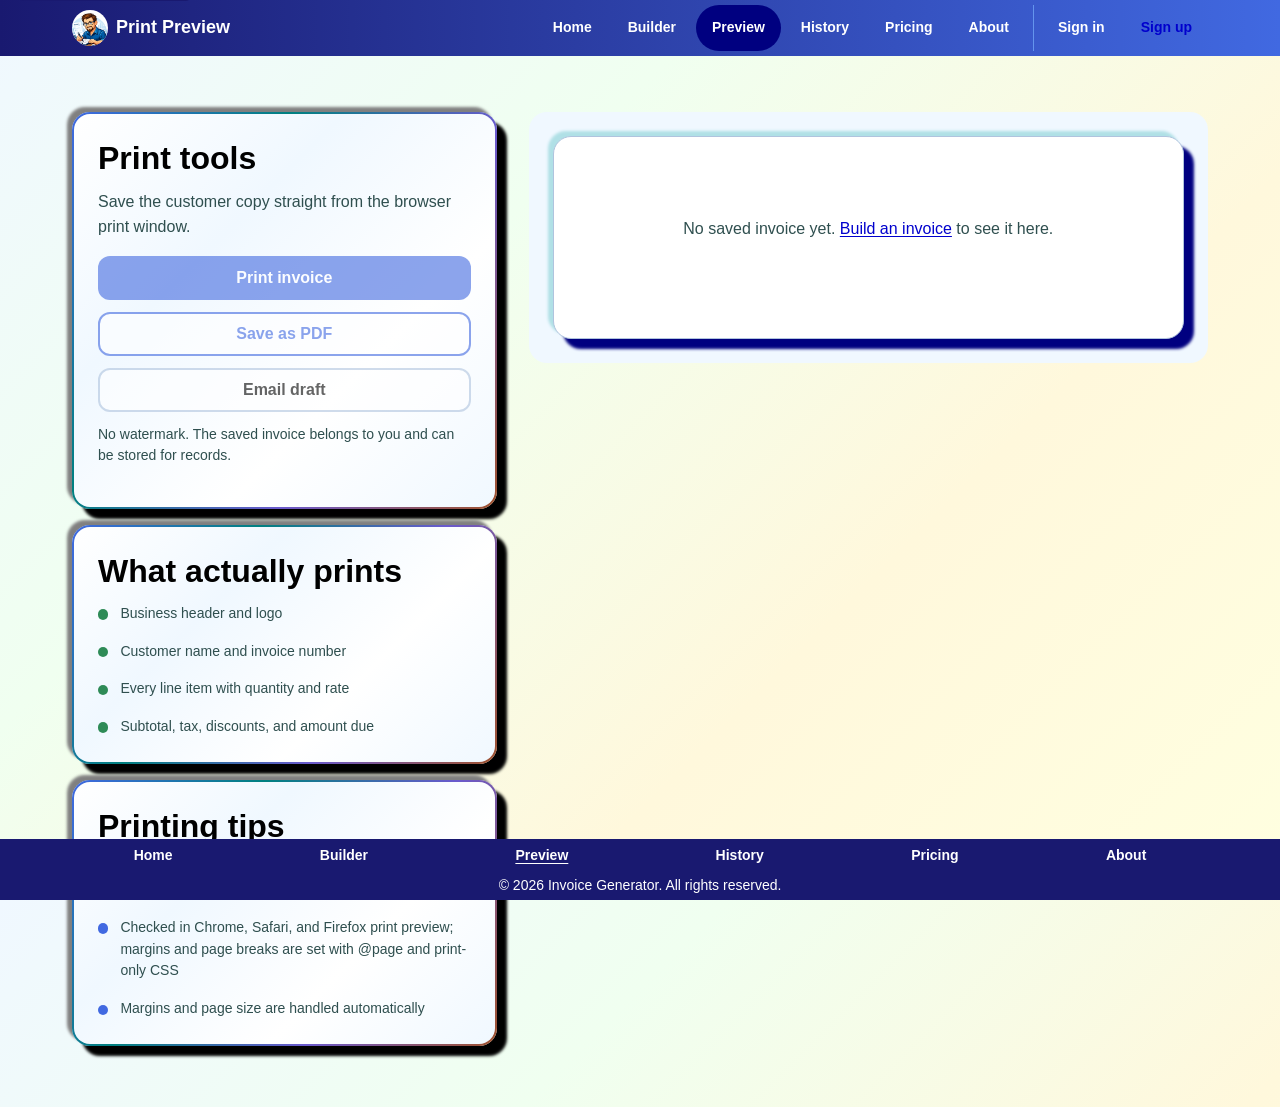
<file: print-preview.html>
<!DOCTYPE html>
<html lang="en">
<head>
  <meta charset="UTF-8">
  <meta name="viewport" content="width=device-width, initial-scale=1.0">
  <link rel="icon" type="image/png" sizes="32x32" href="assets/favicon-32.png">
  <link rel="apple-touch-icon" sizes="180x180" href="assets/favicon-180.png">
  <title>Print Preview | Invoice Generator</title>
  <meta name="description" content="Preview the finished invoice, then print it, save it as a PDF, or prepare an email draft.">
  <link rel="stylesheet" href="styles/variables.css">
  <link rel="stylesheet" href="styles/base.css">
  <link rel="stylesheet" href="styles/layout.css">
  <link rel="stylesheet" href="styles/components.css">
  <link rel="stylesheet" href="styles/invoice.css">
  <link rel="stylesheet" href="styles/print-preview.css">
  <link rel="stylesheet" href="styles/print.css" media="print">
</head>
<body>
  <a class="skip-link" href="#main-content">Skip to main content</a>

  <header class="site-header">
    <div class="site-header__bar">
      <a class="site-header__brand" href="index.html"><img src="assets/logo-icon.png" alt="" class="site-header__brand-icon">Print Preview</a>
      <button type="button" class="nav-toggle" aria-expanded="false" aria-controls="primary-navigation">
        <span class="visually-hidden">Menu</span>
        <span class="nav-toggle__icon" aria-hidden="true"></span>
      </button>
      <nav class="primary-nav" id="primary-navigation" aria-label="Primary">
        <ul class="primary-nav__list">
          <li><a href="index.html">Home</a></li>
	  <li><a href="builder.html">Builder</a></li>
 	  <li><a href="print-preview.html" aria-current="page">Preview</a></li>
          <li><a href="history.html">History</a></li>
          <li><a href="pricing.html">Pricing</a></li>
          <li><a href="about.html">About</a></li>
          <li class="primary-nav__divider" aria-hidden="true"></li>
          <li><a href="sign-in.html">Sign in</a></li>
          <li><a href="sign-up.html" class="primary-nav__signup">Sign up</a></li>
        </ul>
      </nav>
    </div>
  </header>

  <main class="page-main" id="main-content">
    <div class="container">
      <h1 class="visually-hidden">Print preview</h1>
      <div class="page-header no-print">
        <p class="field__hint" id="viewing-invoice-hint"></p>
      </div>

      <div class="print-layout">
        <div class="stack no-print">
          <div class="card print-tools">
            <h2>Print tools</h2>
            <p class="card__lede">Save the customer copy straight from the browser print window.</p>
            <button type="button" class="button button--primary button--full" id="print-button">Print invoice</button>
            <button type="button" class="button button--ghost button--full" id="save-pdf-button">Save as PDF</button>
            <button type="button" class="button button--secondary button--full" id="email-draft-button">Email draft</button>
            <p class="field__hint">No watermark. The saved invoice belongs to you and can be stored for records.</p>
          </div>

          <div class="card">
            <h2>What actually prints</h2>
            <ul class="feature-list">
              <li class="feature-list__item">
                <span class="icon-dot icon-dot--green" aria-hidden="true"></span>
                <p class="feature-list__desc">Business header and logo</p>
              </li>
              <li class="feature-list__item">
                <span class="icon-dot icon-dot--green" aria-hidden="true"></span>
                <p class="feature-list__desc">Customer name and invoice number</p>
              </li>
              <li class="feature-list__item">
                <span class="icon-dot icon-dot--green" aria-hidden="true"></span>
                <p class="feature-list__desc">Every line item with quantity and rate</p>
              </li>
              <li class="feature-list__item">
                <span class="icon-dot icon-dot--green" aria-hidden="true"></span>
                <p class="feature-list__desc">Subtotal, tax, discounts, and amount due</p>
              </li>
            </ul>
          </div>

          <div class="card">
            <h2>Printing tips</h2>
            <ul class="feature-list">
              <li class="feature-list__item">
                <span class="icon-dot icon-dot--primary" aria-hidden="true"></span>
                <p class="feature-list__desc">Choose &ldquo;Save as PDF&rdquo; as the destination to download instead of printing</p>
              </li>
              <li class="feature-list__item">
                <span class="icon-dot icon-dot--primary" aria-hidden="true"></span>
                <p class="feature-list__desc">Checked in Chrome, Safari, and Firefox print preview; margins and page breaks are set with @page and print-only CSS</p>
              </li>
              <li class="feature-list__item">
                <span class="icon-dot icon-dot--primary" aria-hidden="true"></span>
                <p class="feature-list__desc">Margins and page size are handled automatically</p>
              </li>
            </ul>
          </div>
        </div>

        <div id="invoice-print-area">
          <h2 class="visually-hidden">Invoice</h2>
          <div class="invoice" id="invoice-preview">
            <p class="invoice--empty">No saved invoice yet. <a href="builder.html">Build an invoice</a> to see it here.</p>
          </div>
        </div>
      </div>
    </div>
  </main>

  <footer class="site-footer no-print">
    <nav class="site-footer__nav" aria-label="Footer">
      <ul class="site-footer__list">
        <li><a href="index.html">Home</a></li>
	<li><a href="builder.html">Builder</a></li>
	<li><a href="print-preview.html" aria-current="page">Preview</a></li>
        <li><a href="history.html">History</a></li>
        <li><a href="pricing.html">Pricing</a></li>
        <li><a href="about.html">About</a></li>
      </ul>
    </nav>
    <p class="site-footer__copyright">&copy; 2026 Invoice Generator. All rights reserved.</p>
  </footer>

  <script src="scripts/common.js" defer></script>
  <script src="scripts/invoice-data.js" defer></script>
  <script src="scripts/print-preview.js" defer></script>
</body>
</html>
</file>
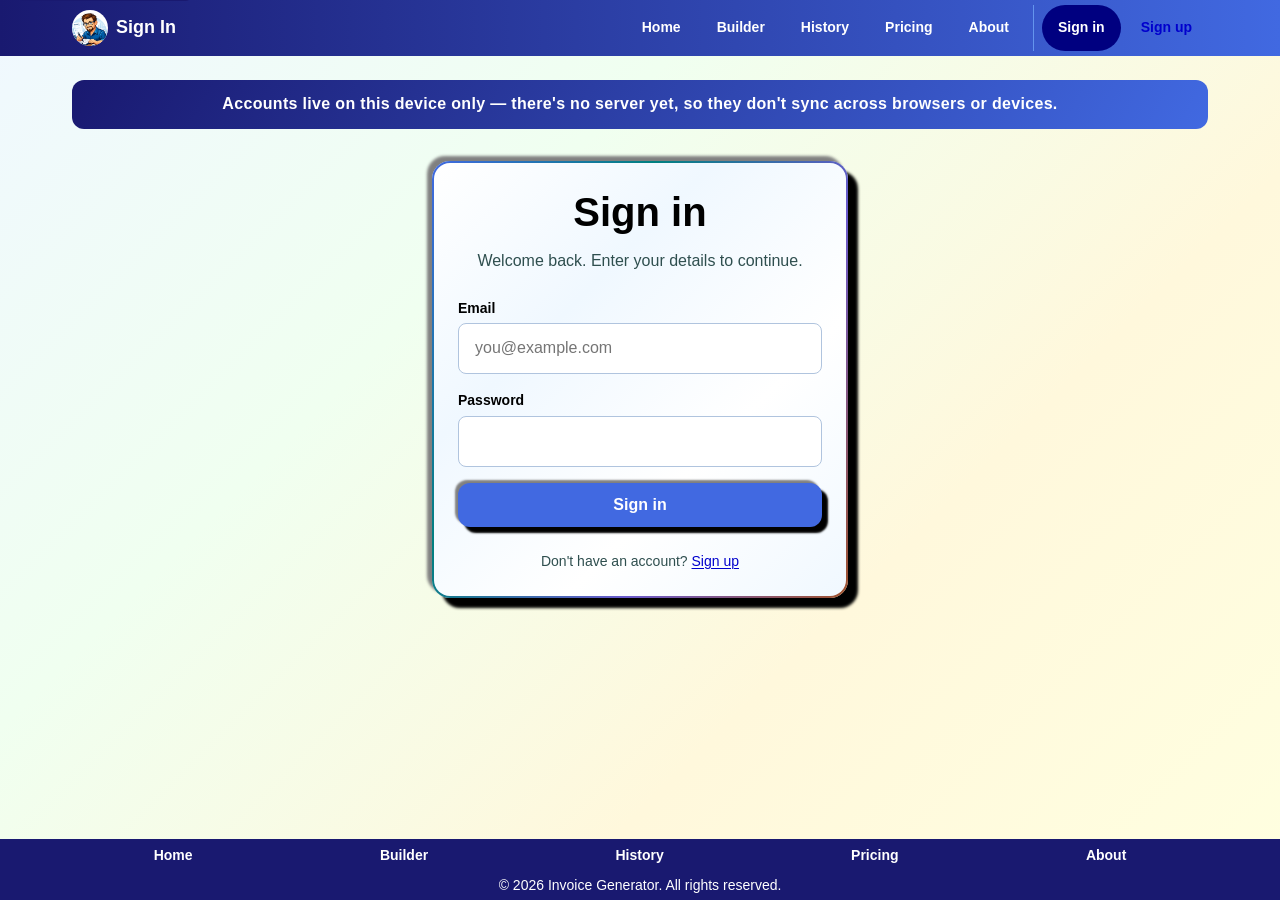
<file: sign-in.html>
<!DOCTYPE html>
<html lang="en">
<head>
  <meta charset="UTF-8">
  <meta name="viewport" content="width=device-width, initial-scale=1.0">
  <link rel="icon" type="image/png" sizes="32x32" href="assets/favicon-32.png">
  <link rel="apple-touch-icon" sizes="180x180" href="assets/favicon-180.png">
  <title>Sign in | Invoice Generator</title>
  <meta name="description" content="Sign in to Invoice Generator.">
  <link rel="stylesheet" href="styles/variables.css">
  <link rel="stylesheet" href="styles/base.css">
  <link rel="stylesheet" href="styles/layout.css">
  <link rel="stylesheet" href="styles/components.css">
  <link rel="stylesheet" href="styles/auth.css">
  <link rel="stylesheet" href="styles/print.css" media="print">
</head>
<body>
  <a class="skip-link" href="#main-content">Skip to main content</a>

  <header class="site-header">
    <div class="site-header__bar">
      <a class="site-header__brand" href="index.html"><img src="assets/logo-icon.png" alt="" class="site-header__brand-icon">Sign In</a>
      <button type="button" class="nav-toggle" aria-expanded="false" aria-controls="primary-navigation">
        <span class="visually-hidden">Menu</span>
        <span class="nav-toggle__icon" aria-hidden="true"></span>
      </button>
      <nav class="primary-nav" id="primary-navigation" aria-label="Primary">
        <ul class="primary-nav__list">
          <li><a href="index.html">Home</a></li>
          <li><a href="builder.html">Builder</a></li>
          <li><a href="history.html">History</a></li>
          <li><a href="pricing.html">Pricing</a></li>
          <li><a href="about.html">About</a></li>
          <li class="primary-nav__divider" aria-hidden="true"></li>
          <li><a href="sign-in.html" aria-current="page">Sign in</a></li>
          <li><a href="sign-up.html" class="primary-nav__signup">Sign up</a></li>
        </ul>
      </nav>
    </div>
  </header>

  <main class="page-main" id="main-content">
    <div class="container">
      <div class="future-banner future-banner--info">
        <p class="future-banner__text">Accounts live on this device only &mdash; there's no server yet, so they don't sync across browsers or devices.</p>
      </div>
      <div class="auth-layout">
        <div class="card auth-card">
          <h1 class="u-text-center">Sign in</h1>
          <p class="auth-card__lede u-text-center">Welcome back. Enter your details to continue.</p>

          <form id="sign-in-form" novalidate>
            <p class="auth-form-message" id="sign-in-message" role="status"></p>
            <div class="field">
              <label class="field__label" for="signin-email">Email</label>
              <input class="field__input" type="email" id="signin-email" name="email" placeholder="you@example.com" required aria-describedby="signin-email-error" aria-invalid="false">
              <p class="field__error" id="signin-email-error">Enter a valid email address.</p>
            </div>

            <div class="field">
              <label class="field__label" for="signin-password">Password</label>
              <input class="field__input" type="password" id="signin-password" name="password" required aria-describedby="signin-password-error" aria-invalid="false">
              <p class="field__error" id="signin-password-error">Enter your password.</p>
            </div>

            <button type="submit" class="button button--primary button--full">Sign in</button>
          </form>

          <p class="auth-switch u-text-center">Don't have an account? <a href="sign-up.html">Sign up</a></p>
        </div>
      </div>
    </div>
  </main>

  <footer class="site-footer">
    <nav class="site-footer__nav" aria-label="Footer">
      <ul class="site-footer__list">
        <li><a href="index.html">Home</a></li>
        <li><a href="builder.html">Builder</a></li>
        <li><a href="history.html">History</a></li>
        <li><a href="pricing.html">Pricing</a></li>
        <li><a href="about.html">About</a></li>
      </ul>
    </nav>
    <p class="site-footer__copyright">&copy; 2026 Invoice Generator. All rights reserved.</p>
  </footer>

  <script src="scripts/common.js" defer></script>
  <script src="scripts/invoice-data.js" defer></script>
  <script src="scripts/auth.js" defer></script>
</body>
</html>
</file>
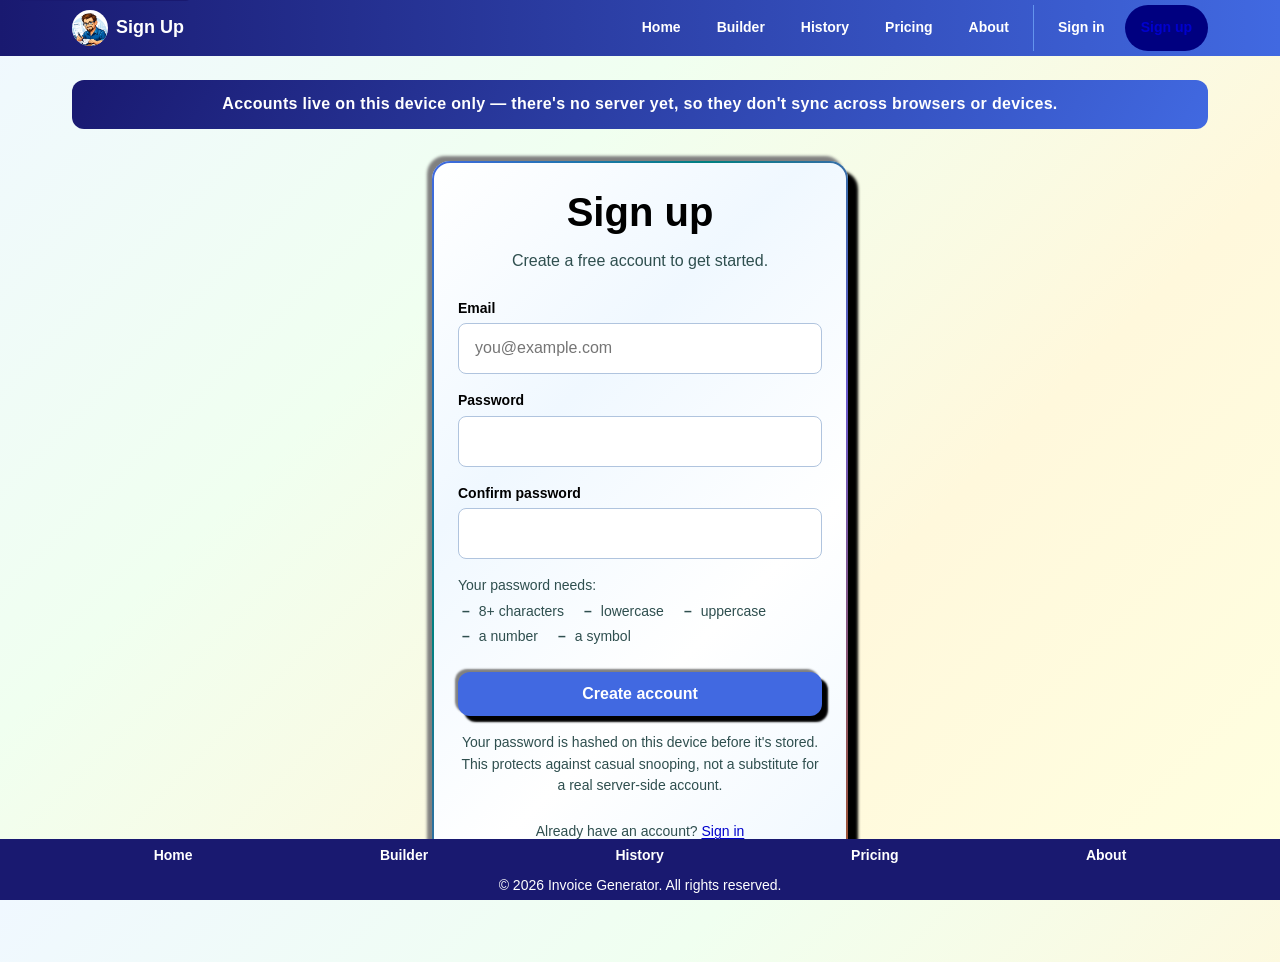
<file: sign-up.html>
<!DOCTYPE html>
<html lang="en">
<head>
  <meta charset="UTF-8">
  <meta name="viewport" content="width=device-width, initial-scale=1.0">
  <link rel="icon" type="image/png" sizes="32x32" href="assets/favicon-32.png">
  <link rel="apple-touch-icon" sizes="180x180" href="assets/favicon-180.png">
  <title>Sign up | Invoice Generator</title>
  <meta name="description" content="Create an Invoice Generator account.">
  <link rel="stylesheet" href="styles/variables.css">
  <link rel="stylesheet" href="styles/base.css">
  <link rel="stylesheet" href="styles/layout.css">
  <link rel="stylesheet" href="styles/components.css">
  <link rel="stylesheet" href="styles/auth.css">
  <link rel="stylesheet" href="styles/print.css" media="print">
</head>
<body>
  <a class="skip-link" href="#main-content">Skip to main content</a>

  <header class="site-header">
    <div class="site-header__bar">
      <a class="site-header__brand" href="index.html"><img src="assets/logo-icon.png" alt="" class="site-header__brand-icon">Sign Up</a>
      <button type="button" class="nav-toggle" aria-expanded="false" aria-controls="primary-navigation">
        <span class="visually-hidden">Menu</span>
        <span class="nav-toggle__icon" aria-hidden="true"></span>
      </button>
      <nav class="primary-nav" id="primary-navigation" aria-label="Primary">
        <ul class="primary-nav__list">
          <li><a href="index.html">Home</a></li>
          <li><a href="builder.html">Builder</a></li>
          <li><a href="history.html">History</a></li>
          <li><a href="pricing.html">Pricing</a></li>
          <li><a href="about.html">About</a></li>
          <li class="primary-nav__divider" aria-hidden="true"></li>
          <li><a href="sign-in.html">Sign in</a></li>
          <li><a href="sign-up.html" class="primary-nav__signup" aria-current="page">Sign up</a></li>
        </ul>
      </nav>
    </div>
  </header>

  <main class="page-main" id="main-content">
    <div class="container">
      <div class="future-banner future-banner--info">
        <p class="future-banner__text">Accounts live on this device only &mdash; there's no server yet, so they don't sync across browsers or devices.</p>
      </div>
      <div class="auth-layout">
        <div class="card auth-card">
          <h1 class="u-text-center">Sign up</h1>
          <p class="auth-card__lede u-text-center">Create a free account to get started.</p>

          <form id="sign-up-form" novalidate>
            <p class="auth-form-message" id="sign-up-message" role="status"></p>
            <div class="field">
              <label class="field__label" for="signup-email">Email</label>
              <input class="field__input" type="email" id="signup-email" name="email" placeholder="you@example.com" required aria-describedby="signup-email-error" aria-invalid="false">
              <p class="field__error" id="signup-email-error">Enter a valid email address.</p>
            </div>

            <div class="field">
              <label class="field__label" for="signup-password">Password</label>
              <input class="field__input" type="password" id="signup-password" name="password" required aria-describedby="signup-password-hint signup-password-error" aria-invalid="false">
              <p class="field__error" id="signup-password-error">That password doesn't meet the requirements below.</p>
            </div>

            <div class="field">
              <label class="field__label" for="signup-confirm-password">Confirm password</label>
              <input class="field__input" type="password" id="signup-confirm-password" name="confirmPassword" required aria-describedby="signup-confirm-error" aria-invalid="false">
              <p class="field__error" id="signup-confirm-error">Passwords don't match.</p>
            </div>

            <div class="password-hint" id="signup-password-hint">
              <p class="field__hint password-hint__intro">Your password needs:</p>
              <ul class="password-strength">
                <li class="password-strength__item" data-rule="length"><span class="password-strength__status visually-hidden">Not yet: </span>8+ characters</li>
                <li class="password-strength__item" data-rule="lower"><span class="password-strength__status visually-hidden">Not yet: </span>lowercase</li>
                <li class="password-strength__item" data-rule="upper"><span class="password-strength__status visually-hidden">Not yet: </span>uppercase</li>
                <li class="password-strength__item" data-rule="number"><span class="password-strength__status visually-hidden">Not yet: </span>a number</li>
                <li class="password-strength__item" data-rule="symbol"><span class="password-strength__status visually-hidden">Not yet: </span>a symbol</li>
              </ul>
              <p class="field__hint" id="password-strength-summary" role="status"></p>
            </div>

            <button type="submit" class="button button--primary button--full">Create account</button>
            <p class="field__hint u-text-center u-mt-md">Your password is hashed on this device before it's stored. This protects against casual snooping, not a substitute for a real server-side account.</p>
          </form>

          <p class="auth-switch u-text-center">Already have an account? <a href="sign-in.html">Sign in</a></p>
        </div>
      </div>
    </div>
  </main>

  <footer class="site-footer">
    <nav class="site-footer__nav" aria-label="Footer">
      <ul class="site-footer__list">
        <li><a href="index.html">Home</a></li>
        <li><a href="builder.html">Builder</a></li>
        <li><a href="history.html">History</a></li>
        <li><a href="pricing.html">Pricing</a></li>
        <li><a href="about.html">About</a></li>
      </ul>
    </nav>
    <p class="site-footer__copyright">&copy; 2026 Invoice Generator. All rights reserved.</p>
  </footer>

  <script src="scripts/common.js" defer></script>
  <script src="scripts/invoice-data.js" defer></script>
  <script src="scripts/auth.js" defer></script>
</body>
</html>
</file>
<file: styles/variables.css>
/*
  Design tokens for the Invoice Generator site.
  Every color value below is a CSS named color on purpose, per project
  requirements. Nothing else in the CSS should hardcode a color directly;
  it should reach for one of these variables instead.
*/

:root {
  /* surfaces */
  --color-page-background: white;
  --gradient-page-background: linear-gradient(135deg, aliceblue, honeydew, cornsilk, lightyellow);
  --color-surface: white;
  --color-surface-tint: aliceblue;
  --color-surface-muted: whitesmoke;

  /* borders and dividers */
  --color-border: lightsteelblue;
  --color-border-strong: cornflowerblue;
  --color-divider: gainsboro;

  /* text */
  --color-text-heading: black;
  --color-text-body: black;
  --color-text-muted: darkslategray;
  --color-text-on-dark: white;
  --color-text-link: mediumblue;

  /* brand */
  --color-brand-primary: royalblue;
  --color-brand-primary-strong: mediumblue;
  --color-brand-primary-dark: navy;
  --color-brand-primary-darkest: midnightblue;

  /* accents, one per feature area so meaning stays consistent site-wide */
  --color-accent-teal: teal;
  --color-accent-green: seagreen;
  --color-accent-purple: slateblue;

  /* status */
  --color-success-background: honeydew;
  --color-success-text: darkgreen;
  --color-danger: crimson;
  --color-danger-background: seashell;

  /* chrome */
  --color-nav-gradient-start: midnightblue;
  --color-nav-gradient-end: royalblue;
  --color-footer-background: midnightblue;

  /* accessibility */
  --color-focus-ring: orangered;

  /* print only: a darker neutral than --color-divider so table rules
     stay visible on paper, where the screen palette's light blues and
     greys tend to wash out */
  --color-print-rule: dimgray;

  /* elevation: two-tone offset shadows (light top-left, dark bottom-right)
     used as this site's signature card treatment, scaled by importance.
     Neutral is the default; blue marks the invoice document specifically,
     orange marks calls to action, so the color itself carries meaning
     instead of every shadow being identical. */
  --color-shadow-light: grey;
  --color-shadow-dark: black;
  --color-shadow-blue-light: powderblue;
  --color-shadow-blue-dark: navy;
  --color-shadow-orange-light: navajowhite;
  --color-shadow-orange-dark: saddlebrown;

  --shadow-subtle: -3px -3px 2px var(--color-shadow-light), 6px 6px 2px var(--color-shadow-dark);
  --shadow-card: -5px -5px 3px var(--color-shadow-light), 10px 10px 3px var(--color-shadow-dark);
  --shadow-lifted: -6px -6px 4px var(--color-shadow-light), 14px 14px 4px var(--color-shadow-dark);
  --shadow-pressed: -1px -1px 1px var(--color-shadow-light), 2px 2px 1px var(--color-shadow-dark);

  --shadow-card-blue: -5px -5px 3px var(--color-shadow-blue-light), 10px 10px 3px var(--color-shadow-blue-dark);
  --shadow-lifted-blue: -6px -6px 4px var(--color-shadow-blue-light), 14px 14px 4px var(--color-shadow-blue-dark);
  --shadow-card-orange: -5px -5px 3px var(--color-shadow-orange-light), 10px 10px 3px var(--color-shadow-orange-dark);
  --shadow-lifted-orange: -6px -6px 4px var(--color-shadow-orange-light), 14px 14px 4px var(--color-shadow-orange-dark);

  --color-border-accent-green: seagreen;

  /* shared 4-color brand gradient, used for every card's border and
     background wash so the whole site reads as one consistent palette
     instead of a different treatment per page. Reuses the same four
     accent colors already used elsewhere (brand blue, teal, purple,
     and the orange accent), not new ones. */
  --gradient-brand: linear-gradient(120deg, royalblue, teal, slateblue, sienna);
  --gradient-wash: linear-gradient(135deg, white, aliceblue, white, aliceblue);
  --gradient-muted: linear-gradient(120deg, silver, gainsboro, silver, darkgray);

  /* the one color every numbered circle/badge uses site-wide (workflow
     steps, roadmap steps), so "step 2" doesn't quietly mean something
     different depending on which page it's on */
  --color-step-badge: royalblue;

  /* type */
  --font-family-base: Arial, Helvetica, sans-serif;
  --font-family-serif: Cambria, "Times New Roman", Georgia, Times, serif;
  --font-size-small: 0.875rem;
  --font-size-base: 1rem;
  --font-size-medium: 1.125rem;
  --font-size-large: 1.5rem;
  --font-size-xlarge: 2rem;
  --font-size-display: 2.5rem;
  --line-height-base: 1.55;
  --line-height-tight: 1.25;

  /* spacing scale, used instead of one-off pixel values */
  --space-2xs: 0.25rem;
  --space-xs: 0.5rem;
  --space-sm: 0.75rem;
  --space-md: 1rem;
  --space-lg: 1.5rem;
  --space-xl: 2rem;
  --space-2xl: 3rem;

  /* shape */
  --radius-small: 0.5rem;
  --radius-medium: 0.75rem;
  --radius-large: 1.125rem;
  --radius-pill: 999px;

  /* layout */
  --content-max-width: 74rem;
  --header-height: 3.5rem;
}
</file>
<file: styles/base.css>
*,
*::before,
*::after {
  box-sizing: border-box;
}

html {
  -webkit-text-size-adjust: 100%;
  scroll-behavior: smooth;
}

@media (prefers-reduced-motion: reduce) {
  html {
    scroll-behavior: auto;
  }

  *,
  *::before,
  *::after {
    animation-duration: 0.01ms !important;
    animation-iteration-count: 1 !important;
    transition-duration: 0.01ms !important;
    scroll-behavior: auto !important;
  }
}

html {
  height: 100%;
}

body {
  margin: 0;
  min-height: 100vh;
  display: flex;
  flex-direction: column;
  background-color: var(--color-page-background);
  background-image: var(--gradient-page-background);
  color: var(--color-text-body);
  font-family: var(--font-family-base);
  font-size: var(--font-size-base);
  font-weight: 400;
  line-height: var(--line-height-base);
}

h1,
h2,
h3,
h4 {
  color: var(--color-text-heading);
  line-height: var(--line-height-tight);
  margin: 0 0 var(--space-sm);
}

h1 {
  font-size: var(--font-size-display);
}

h2 {
  font-size: var(--font-size-xlarge);
}

h3 {
  font-size: var(--font-size-medium);
}

p {
  margin: 0 0 var(--space-md);
}

ul,
ol {
  margin: 0;
  padding: 0;
}

img {
  max-width: 100%;
  display: block;
}

a {
  color: var(--color-text-link);
}

a:not([class]) {
  text-decoration-thickness: 0.08em;
  text-underline-offset: 0.15em;
}

button {
  font-family: inherit;
}

table {
  border-collapse: collapse;
  width: 100%;
}

/*
  One consistent focus style for every interactive element on the site.
  Nothing removes this without replacing it, since that is one of the
  fastest ways to fail an accessibility check.
*/
a:focus-visible,
button:focus-visible,
input:focus-visible,
select:focus-visible,
textarea:focus-visible,
[tabindex]:focus-visible {
  outline: 0.2rem solid var(--color-focus-ring);
  outline-offset: 0.2rem;
  border-radius: var(--radius-small);
}

.u-mt-md {
  margin-top: var(--space-md);
}

.u-text-center {
  text-align: center;
}

.visually-hidden {
  position: absolute;
  width: 1px;
  height: 1px;
  padding: 0;
  margin: -1px;
  overflow: hidden;
  clip: rect(0, 0, 0, 0);
  white-space: nowrap;
  border: 0;
}

.skip-link {
  position: absolute;
  left: var(--space-md);
  top: -3rem;
  background-color: var(--color-brand-primary-darkest);
  color: var(--color-text-on-dark);
  padding: var(--space-sm) var(--space-md);
  border-radius: var(--radius-small);
  z-index: 100;
  transition: top 0.15s ease-in-out;
}

.skip-link:focus {
  top: var(--space-md);
}
</file>
<file: styles/layout.css>
.container {
  width: 100%;
  max-width: var(--content-max-width);
  margin-left: auto;
  margin-right: auto;
  padding-inline: var(--space-lg);
}

/* header and primary navigation */

.site-header {
  background-image: linear-gradient(to right, var(--color-nav-gradient-start), var(--color-nav-gradient-end));
  color: var(--color-text-on-dark);
  flex-shrink: 0;
  position: sticky;
  top: 0;
  z-index: 50;
}

.site-header a:focus-visible,
.site-header button:focus-visible {
  outline-color: white;
}

.site-header__bar {
  max-width: var(--content-max-width);
  margin-left: auto;
  margin-right: auto;
  padding-inline: var(--space-lg);
  min-height: var(--header-height);
  display: flex;
  align-items: center;
  justify-content: space-between;
  gap: var(--space-md);
}

.site-header__brand {
  display: inline-flex;
  align-items: center;
  gap: var(--space-xs);
  color: var(--color-text-on-dark);
  font-weight: 700;
  font-size: var(--font-size-medium);
  text-decoration: none;
  white-space: nowrap;
}

.site-header__brand-icon {
  width: 2.25rem;
  height: 2.25rem;
  border-radius: 50%;
  flex-shrink: 0;
  background-color: var(--color-surface);
}

.nav-toggle {
  display: block;
  background: none;
  border: 0.125rem solid var(--color-text-on-dark);
  border-radius: var(--radius-small);
  width: 2.75rem;
  height: 2.75rem;
  padding: 0;
  cursor: pointer;
  position: relative;
}

.nav-toggle__icon,
.nav-toggle__icon::before,
.nav-toggle__icon::after {
  position: absolute;
  left: 50%;
  width: 1.4rem;
  height: 0.15rem;
  background-color: var(--color-text-on-dark);
  transform: translateX(-50%);
  transition: transform 0.15s ease-in-out, opacity 0.15s ease-in-out;
}

.nav-toggle__icon {
  top: 50%;
  transform: translate(-50%, -50%);
}

.nav-toggle__icon::before {
  content: "";
  top: -0.45rem;
}

.nav-toggle__icon::after {
  content: "";
  top: 0.45rem;
}

.nav-toggle[aria-expanded="true"] .nav-toggle__icon {
  background-color: transparent;
}

.nav-toggle[aria-expanded="true"] .nav-toggle__icon::before {
  top: 0;
  transform: rotate(45deg);
}

.nav-toggle[aria-expanded="true"] .nav-toggle__icon::after {
  top: 0;
  transform: rotate(-45deg);
}

/* mobile base state: the nav is a hidden panel toggled open by the
   hamburger button, and its links stack full-width for easy tapping */
.primary-nav {
  display: none;
  width: 100%;
  padding-bottom: var(--space-md);
}

.primary-nav.is-open {
  display: block;
}

.primary-nav__list {
  list-style: none;
  display: flex;
  flex-direction: column;
  gap: var(--space-2xs);
}

.primary-nav__list a,
.primary-nav__list button {
  display: block;
  width: 100%;
  color: var(--color-text-on-dark);
  text-decoration: none;
  font: inherit;
  font-weight: 600;
  font-size: var(--font-size-small);
  padding: var(--space-sm) var(--space-md);
  border: 0;
  border-radius: var(--radius-pill);
  background: none;
  cursor: pointer;
  text-align: left;
  transition: background-color 0.15s ease-in-out, filter 0.15s ease-in-out;
}

.primary-nav__list a:hover,
.primary-nav__list button:hover {
  background-color: var(--color-brand-primary-strong);
  filter: brightness(1.15);
}

.primary-nav__list a[aria-current="page"] {
  background-color: var(--color-brand-primary-dark);
}

.primary-nav__account {
  display: block;
  color: var(--color-text-on-dark);
  font-size: var(--font-size-small);
  padding: var(--space-sm) var(--space-md);
  opacity: 0.85;
}

.primary-nav__divider {
  display: none;
}

.primary-nav__signup {
  background-color: var(--color-surface);
  color: var(--color-brand-primary-strong) !important;
}

.primary-nav__signup:hover {
  background-color: var(--color-surface-muted) !important;
  filter: none !important;
}

.site-header__bar {
  flex-wrap: wrap;
}

/* desktop enhancement: the nav becomes a permanent horizontal bar and
   the hamburger button disappears, since there's room to show it all */
@media (min-width: 56rem) {
  .nav-toggle {
    display: none;
  }

  .primary-nav {
    display: block;
    width: auto;
    padding-bottom: 0;
  }

  .primary-nav__list {
    flex-direction: row;
    flex-wrap: wrap;
    gap: var(--space-2xs);
  }

  .primary-nav__list a,
  .primary-nav__list button,
  .primary-nav__account {
    display: inline-block;
    width: auto;
  }

  .primary-nav__divider {
    display: block;
    width: 0.0625rem;
    align-self: stretch;
    background-color: cornflowerblue;
    margin-left: var(--space-2xs);
    margin-right: var(--space-2xs);
  }

  .site-header__bar {
    flex-wrap: nowrap;
  }
}

/* page shell */

.page-main {
  display: block;
  flex: 1 0 auto;
}

.page-header {
  padding-block: var(--space-lg) var(--space-md);
}

.page-header--tight {
  padding-block: var(--space-md) var(--space-md);
}

.page-header__title {
  margin-bottom: var(--space-xs);
}

.page-header__lede {
  color: var(--color-text-muted);
  max-width: 42rem;
  font-size: var(--font-size-medium);
}

.page-header__lede--wide {
  max-width: 60rem;
}

.page-header--center .page-header__lede {
  margin-left: auto;
  margin-right: auto;
}

.page-section {
  padding-block: var(--space-md);
}

.page-section + .page-section {
  padding-top: 0;
}

.page-section:last-of-type {
  padding-bottom: var(--space-lg);
}

/* footer */

.site-footer {
  background-color: var(--color-footer-background);
  color: var(--color-text-on-dark);
  flex-shrink: 0;
  position: sticky;
  bottom: 0;
  z-index: 50;
}

.site-footer__nav {
  max-width: var(--content-max-width);
  margin-left: auto;
  margin-right: auto;
  padding: var(--space-2xs) var(--space-lg);
}

.site-footer__list {
  list-style: none;
  display: flex;
  flex-wrap: wrap;
  justify-content: space-between;
  gap: var(--space-sm) var(--space-lg);
}

.site-footer__list li {
  flex: 1 1 auto;
  text-align: center;
}

.site-footer__list a {
  color: var(--color-text-on-dark);
  text-decoration: none;
  font-weight: 600;
  font-size: var(--font-size-small);
  padding: 0.2rem var(--space-sm);
  border-radius: var(--radius-pill);
  transition: background-color 0.15s ease-in-out, filter 0.15s ease-in-out;
}

.site-footer__list a:hover {
  background-color: var(--color-brand-primary-strong);
  filter: brightness(1.15);
}

.site-footer__list a[aria-current="page"] {
  text-decoration: underline;
  text-underline-offset: 0.2em;
}

.site-footer__copyright {
  background-color: var(--color-footer-background);
  text-align: center;
  font-size: var(--font-size-small);
  margin: 0;
  padding: 0.2rem;
}

/* generic layout helpers reused across pages */

.grid {
  display: grid;
  gap: var(--space-lg);
}

@media (min-width: 56rem) {
  .grid--3 {
    grid-template-columns: repeat(3, 1fr);
  }

  .grid--4 {
    grid-template-columns: repeat(4, 1fr);
  }
}

.stack {
  display: flex;
  flex-direction: column;
  gap: var(--space-md);
}
</file>
<file: styles/components.css>
/* cards */

.card {
  border: 0.125rem solid transparent;
  border-radius: var(--radius-large);
  background-image: var(--gradient-wash), var(--gradient-brand);
  background-origin: border-box;
  background-clip: padding-box, border-box;
  box-shadow: var(--shadow-card);
  padding: var(--space-lg);
}

.card__lede {
  color: var(--color-text-muted);
  margin-bottom: var(--space-md);
}

.card--accent {
  box-shadow: var(--shadow-card-orange);
}

.card--emphasis {
  box-shadow: var(--shadow-lifted);
}

/*
  A muted card drops the gradient entirely in favor of a flat grey look,
  for content that isn't live yet or isn't the highlighted choice, while
  staying just as readable as any other card.
*/
.card--muted {
  background-image: linear-gradient(135deg, var(--color-surface-muted), white, var(--color-surface-muted)), var(--gradient-muted);
  background-origin: border-box;
  background-clip: padding-box, border-box;
  box-shadow: var(--shadow-subtle);
  color: var(--color-text-muted);
}

.card--muted .card__lede,
.card--muted h3,
.card--muted h2 {
  color: var(--color-text-muted);
}

/*
  A diagonal "not built yet" hatch pattern for muted cards that represent
  a specific planned option (like a future pricing tier), rather than
  every muted card generally. Lives on a pseudo-element so it can sit at
  a fixed 50% opacity independent of the card's own background gradient.
*/
.card--striped {
  position: relative;
  overflow: hidden;
}

.card--striped::before {
  content: "";
  position: absolute;
  top: 0;
  right: 0;
  bottom: 0;
  left: 0;
  background-image: repeating-linear-gradient(45deg, grey, grey 0.125rem, transparent 0.125rem, transparent 0.75rem);
  opacity: 0.5;
  pointer-events: none;
  z-index: 0;
}

.card--striped > * {
  position: relative;
  z-index: 1;
}

/* buttons */

.button-row {
  display: flex;
  flex-wrap: wrap;
  gap: var(--space-sm);
}

.button-row--center {
  justify-content: center;
}

.button {
  display: inline-flex;
  align-items: center;
  justify-content: center;
  gap: var(--space-xs);
  border-radius: var(--radius-medium);
  border: 0.125rem solid transparent;
  font-weight: 700;
  font-size: var(--font-size-base);
  padding: var(--space-sm) var(--space-lg);
  cursor: pointer;
  text-decoration: none;
  line-height: 1;
  box-shadow: var(--shadow-subtle);
  transition: box-shadow 0.1s ease-in-out, transform 0.1s ease-in-out;
}

.button:hover:not(:disabled) {
  filter: brightness(1.08);
  transform: translateY(-0.0625rem);
}

.button:active:not(:disabled) {
  box-shadow: var(--shadow-pressed);
  transform: translate(0.125rem, 0.125rem);
  filter: none;
}

.button:disabled {
  box-shadow: none;
  cursor: not-allowed;
  opacity: 0.6;
}

.button--primary {
  background-color: var(--color-brand-primary);
  color: var(--color-text-on-dark);
}

.button--primary:hover:not(:disabled) {
  background-color: var(--color-brand-primary-strong);
}

.button--secondary {
  background-color: var(--color-surface);
  border-color: var(--color-border);
  color: var(--color-text-heading);
}

.button--secondary:hover:not(:disabled) {
  background-color: var(--color-surface-muted);
  border-color: var(--color-border-strong);
  filter: none;
}

.button--ghost {
  background-color: var(--color-surface);
  border-color: var(--color-brand-primary);
  color: var(--color-brand-primary);
}

.button--ghost:hover:not(:disabled) {
  background-color: var(--color-surface-muted);
  filter: none;
}

.button--danger {
  background-color: var(--color-surface);
  border-color: var(--color-danger);
  color: var(--color-danger);
}

.button--danger:hover:not(:disabled) {
  background-color: var(--color-danger-background);
}

.button--small {
  font-size: var(--font-size-small);
  padding: var(--space-2xs) var(--space-sm);
}

.button--full {
  width: 100%;
}

/* badges and pills */

.badge {
  display: inline-flex;
  align-items: center;
  border-radius: var(--radius-pill);
  font-weight: 700;
  font-size: var(--font-size-small);
  padding: var(--space-2xs) var(--space-sm);
  border: 0.0625rem solid transparent;
}

.badge--selected {
  background-color: var(--color-surface-tint);
  border-color: var(--color-brand-primary);
  color: var(--color-brand-primary-strong);
}

.badge--planned {
  background-color: var(--color-surface-muted);
  border-color: var(--color-border);
  color: var(--color-text-muted);
}

.future-banner {
  background-image: linear-gradient(120deg, saddlebrown, sienna, firebrick);
  border-radius: var(--radius-medium);
  padding: var(--space-sm) var(--space-lg);
  margin-top: var(--space-lg);
  text-align: center;
}

.future-banner--info {
  background-image: linear-gradient(120deg, var(--color-nav-gradient-start), var(--color-nav-gradient-end));
}

.future-banner__text {
  color: white;
  font-weight: 800;
  letter-spacing: 0.06em;
  text-transform: uppercase;
  margin: 0;
  font-size: var(--font-size-base);
}

.future-banner--info .future-banner__text {
  letter-spacing: 0.02em;
  text-transform: none;
  font-weight: 600;
}

.chip-list {
  list-style: none;
  display: flex;
  flex-wrap: wrap;
  gap: var(--space-xs);
}

.chip-list--spread {
  justify-content: space-between;
}

.chip {
  display: inline-block;
  background-color: var(--color-surface-tint);
  border: 0.0625rem solid var(--color-border);
  border-radius: var(--radius-pill);
  padding: var(--space-2xs) var(--space-md);
  font-size: var(--font-size-small);
  font-weight: 600;
  color: var(--color-text-heading);
}

/* feature and icon list items */

.icon-dot {
  width: 0.65rem;
  height: 0.65rem;
  border-radius: 50%;
  display: inline-block;
  flex-shrink: 0;
}

.icon-dot--primary {
  background-color: var(--color-brand-primary);
}

.icon-dot--teal {
  background-color: var(--color-accent-teal);
}

.icon-dot--green {
  background-color: var(--color-accent-green);
}

.icon-dot--purple {
  background-color: var(--color-accent-purple);
}

.feature-list {
  list-style: none;
  display: flex;
  flex-direction: column;
  gap: var(--space-md);
}

.feature-list__item {
  display: flex;
  gap: var(--space-sm);
  align-items: flex-start;
}

.feature-list__item .icon-dot {
  margin-top: 0.4em;
}

.feature-list__desc {
  margin: 0;
  color: var(--color-text-muted);
  font-size: var(--font-size-small);
}

.feature-list--row .feature-list__desc {
  font-size: 1.625rem;
  font-weight: 600;
  color: var(--color-text-heading);
}

.feature-list--row .feature-list__item .icon-dot {
  width: 1rem;
  height: 1rem;
  margin-top: 0.5em;
}

.feature-list--row {
  flex-direction: row;
  flex-wrap: wrap;
  justify-content: space-evenly;
  gap: var(--space-md) var(--space-xl);
}

/* form fields */

.field {
  display: flex;
  flex-direction: column;
  gap: var(--space-2xs);
  margin-bottom: var(--space-md);
}

.field__label {
  font-weight: 700;
  font-size: var(--font-size-small);
  color: var(--color-text-heading);
}

.field__hint {
  font-size: var(--font-size-small);
  color: var(--color-text-muted);
}

.field__error {
  font-size: var(--font-size-small);
  color: var(--color-danger);
  display: none;
}

.field.has-error .field__error {
  display: block;
}

.field.has-error .field__input {
  border-color: var(--color-danger);
}

.field__input,
.field__select {
  font: inherit;
  padding: var(--space-sm) var(--space-md);
  border-radius: var(--radius-small);
  border: 0.0625rem solid var(--color-border);
  background-color: var(--color-surface);
  color: var(--color-text-body);
  width: 100%;
  transition: background-color 0.15s ease-in-out, box-shadow 0.15s ease-in-out;
}

.field__input:focus-visible,
.field__select:focus-visible {
  border-color: var(--color-brand-primary);
  background-color: var(--color-surface-tint);
  box-shadow: 0 0 0 0.2rem var(--color-surface-tint);
}

.field__input--qty {
  width: 4.5rem;
}

.field__input--rate {
  width: 5.5rem;
}

.field-row {
  display: grid;
  gap: var(--space-md);
}

@media (min-width: 40rem) {
  .field-row--2 {
    grid-template-columns: repeat(2, 1fr);
  }

  .field-row--3 {
    grid-template-columns: repeat(3, 1fr);
  }
}

fieldset {
  border: 0;
  padding: 0;
  margin: 0 0 var(--space-xl);
}

legend {
  font-weight: 700;
  font-size: var(--font-size-medium);
  color: var(--color-text-heading);
  padding: 0;
  margin-bottom: var(--space-2xs);
  width: 100%;
}

.legend-lede {
  font-weight: 400;
  font-size: var(--font-size-small);
  color: var(--color-text-muted);
  display: block;
  margin-bottom: var(--space-md);
}

/* tables */

.data-table {
  width: 100%;
  border: 0.0625rem solid var(--color-border);
  border-radius: var(--radius-medium);
  overflow: hidden;
}

.data-table th,
.data-table td {
  text-align: left;
  padding: var(--space-sm);
  font-size: var(--font-size-small);
  border-bottom: 0.0625rem solid var(--color-divider);
}

.data-table thead th {
  background-color: var(--color-surface-tint);
  color: var(--color-text-muted);
  text-transform: uppercase;
  letter-spacing: 0.04em;
  font-size: 0.7rem;
}

.data-table tbody tr:last-child td {
  border-bottom: 0;
}

.data-table td.is-numeric,
.data-table th.is-numeric {
  text-align: right;
}

.data-table__remove {
  background: none;
  border: 0;
  color: var(--color-danger);
  cursor: pointer;
  font-weight: 700;
  font-size: var(--font-size-small);
  padding: var(--space-2xs) var(--space-xs);
}

.data-table__field-label {
  position: absolute;
  width: 1px;
  height: 1px;
  padding: 0;
  margin: -1px;
  overflow: hidden;
  clip: rect(0, 0, 0, 0);
  white-space: nowrap;
  border: 0;
}

/*
  Below this width, six columns of inputs in one table row stop being
  readable no matter how the space is divided, so each item becomes its
  own labeled card instead. The field labels (hidden in the table view
  because the column headers already say what they are) become real
  visible text here, since the column headers are gone.
*/
/*
  The items table is always laid out as one labeled card per row rather
  than a traditional multi-column table. A compact table needs roughly
  820px of its own width to stay readable, but once the page is wide
  enough to show the two-column builder layout, the table's column only
  gets about 55-60% of the viewport - which stays below that safe width
  all the way from a 1024px tablet up through common 1366px and 1440px
  laptop screens. Rather than a breakpoint that quietly breaks again on
  ordinary laptops, the readable layout is just the layout, always.
*/
#items-table thead {
  display: none;
}

#items-table,
#items-table tbody,
#items-table tr,
#items-table td {
  display: block;
  width: 100%;
}

#items-table {
  border: none;
}

#items-table tr {
  border: 0.125rem solid var(--color-border-accent-green);
  border-radius: var(--radius-medium);
  padding: var(--space-md);
  margin-bottom: var(--space-md);
}

#items-table td {
  border-bottom: none;
  padding: var(--space-xs) 0;
  text-align: left;
}

#items-table .field__input--qty,
#items-table .field__input--rate {
  width: 100%;
}

#items-table .data-table__field-label {
  position: static;
  width: auto;
  height: auto;
  padding: 0;
  margin: 0 0 var(--space-2xs);
  overflow: visible;
  clip: auto;
  white-space: normal;
  display: block;
  font-weight: 700;
  font-size: var(--font-size-small);
  color: var(--color-text-muted);
}

/* status text used inside the totals summary */

.totals {
  display: flex;
  flex-direction: column;
  gap: var(--space-xs);
  margin-top: var(--space-md);
}

.totals__row {
  display: flex;
  justify-content: space-between;
  font-size: var(--font-size-small);
  color: var(--color-text-muted);
}

.totals__row--final {
  font-size: var(--font-size-medium);
  font-weight: 700;
  color: var(--color-text-heading);
  border-top: 0.0625rem solid var(--color-divider);
  padding-top: var(--space-sm);
  margin-top: var(--space-2xs);
}

/* a set of native radio inputs styled as a segmented control, reused for
   invoice design, logo position, and spacing density */

.option-picker {
  display: flex;
  flex-wrap: wrap;
  gap: var(--space-sm);
}

.option-picker__choice {
  position: relative;
  cursor: pointer;
}

.option-picker__choice input {
  position: absolute;
  opacity: 0;
  width: 1px;
  height: 1px;
}

.option-picker__choice span {
  display: inline-block;
  padding: var(--space-sm) var(--space-lg);
  border: 0.125rem solid var(--color-border);
  border-radius: var(--radius-medium);
  font-weight: 700;
  font-size: var(--font-size-small);
  color: var(--color-text-heading);
  transition: border-color 0.15s ease-in-out, background-color 0.15s ease-in-out;
}

.option-picker__choice:hover span {
  border-color: var(--color-border-strong);
}

.option-picker__choice input:checked + span {
  border-color: var(--color-brand-primary);
  background-color: var(--color-surface-tint);
  color: var(--color-brand-primary-strong);
}

.option-picker__choice input:focus-visible + span {
  outline: 0.2rem solid var(--color-focus-ring);
  outline-offset: 0.2rem;
}

/* checkbox toggles used throughout the Formatting section */

.toggle-list {
  display: flex;
  flex-direction: column;
  gap: var(--space-sm);
  margin-bottom: var(--space-lg);
}

.toggle-row {
  display: flex;
  align-items: flex-start;
  gap: var(--space-sm);
}

.toggle-row input {
  margin-top: 0.2rem;
  flex-shrink: 0;
}

.toggle-row__text {
  display: flex;
  flex-direction: column;
}

.toggle-row__label {
  font-weight: 700;
  font-size: var(--font-size-small);
  color: var(--color-text-heading);
}

.toggle-row__hint {
  font-size: var(--font-size-small);
  color: var(--color-text-muted);
}

.format-group {
  margin-bottom: var(--space-lg);
}

.format-group__label {
  display: block;
  font-weight: 700;
  font-size: var(--font-size-small);
  color: var(--color-text-heading);
  margin-bottom: var(--space-sm);
}

/* watermark opacity slider */

.opacity-control {
  display: flex;
  align-items: center;
  gap: var(--space-md);
  max-width: 24rem;
}

.opacity-control input[type="range"] {
  flex: 1;
  accent-color: var(--color-brand-primary);
}

.opacity-control__value {
  font-weight: 700;
  font-size: var(--font-size-small);
  color: var(--color-text-heading);
  min-width: 3rem;
  text-align: right;
}

/* step indicator used on the builder page */

.step-list {
  list-style: none;
  display: grid;
  grid-template-columns: repeat(2, 1fr);
  gap: var(--space-sm);
  margin-bottom: var(--space-xl);
}

@media (min-width: 30rem) {
  .step-list {
    grid-template-columns: repeat(3, 1fr);
  }
}

@media (min-width: 48rem) {
  .step-list {
    grid-template-columns: repeat(6, 1fr);
  }
}

.step-list__link {
  display: flex;
  align-items: center;
  gap: var(--space-xs);
  justify-content: center;
  border: 0.125rem solid var(--color-border);
  border-radius: var(--radius-pill);
  padding: var(--space-sm) var(--space-sm);
  text-decoration: none;
  color: var(--color-text-muted);
  font-weight: 700;
  font-size: var(--font-size-small);
  transition: border-color 0.15s ease-in-out, background-color 0.15s ease-in-out;
}

.step-list__link:hover {
  border-color: var(--color-border-strong);
  background-color: var(--color-surface-tint);
}

.step-list__number {
  width: 1.5rem;
  height: 1.5rem;
  border-radius: 50%;
  background-color: var(--color-surface-muted);
  color: var(--color-text-muted);
  display: inline-flex;
  align-items: center;
  justify-content: center;
  font-size: 0.75rem;
  flex-shrink: 0;
}
</file>
<file: styles/home.css>
.hero {
  display: grid;
  gap: var(--space-lg);
  align-items: stretch;
}

.hero__primary {
  display: flex;
  flex-direction: column;
  justify-content: center;
  align-items: center;
  text-align: center;
}

@media (min-width: 56rem) {
  .hero {
    grid-template-columns: 1.6fr 1fr;
  }
}

.hero__actions {
  display: flex;
  flex-wrap: wrap;
  gap: var(--space-sm);
  margin-top: var(--space-lg);
}

.workflow-list {
  list-style: none;
  display: flex;
  flex-direction: column;
  gap: var(--space-md);
}

.workflow-list__item {
  display: flex;
  gap: var(--space-sm);
  align-items: flex-start;
}

.workflow-list__number {
  width: 1.75rem;
  height: 1.75rem;
  border-radius: 50%;
  background-color: var(--color-step-badge);
  color: var(--color-text-on-dark);
  font-size: var(--font-size-small);
  font-weight: 700;
  display: inline-flex;
  align-items: center;
  justify-content: center;
  flex-shrink: 0;
}

.cta-banner {
  display: flex;
  flex-direction: column;
  align-items: center;
  text-align: center;
  gap: var(--space-lg);
}

.cta-banner__text {
  max-width: 38rem;
}

.cta-banner__actions {
  display: flex;
  flex-wrap: wrap;
  gap: var(--space-sm);
  justify-content: center;
}
</file>
<file: styles/print.css>
@media print {
  .site-header,
  .site-footer,
  .skip-link,
  .no-print {
    display: none !important;
  }

  html,
  body {
    background: var(--color-page-background) !important;
    color: var(--color-text-body) !important;
  }

  body {
    display: block;
    font-size: 11pt;
    -webkit-print-color-adjust: exact;
    print-color-adjust: exact;
  }

  .page-main {
    min-height: 0;
  }

  .container {
    max-width: none;
    padding-inline: 0;
  }

  .print-layout,
  .builder-layout {
    display: block;
  }

  #invoice-print-area {
    display: block !important;
    background: var(--color-page-background) !important;
    border-radius: 0;
    padding: 0;
  }

  .invoice {
    width: 100%;
    max-width: none;
    break-inside: auto;
    border: none;
    border-radius: 0;
    box-shadow: none;
    padding: 0;
    color: var(--color-text-body) !important;
  }

  .invoice__content,
  .invoice__title,
  .invoice__meta strong,
  .invoice__meta span,
  .invoice__number,
  .invoice table,
  .invoice table th,
  .invoice table td,
  .invoice table td small,
  .totals,
  .totals__row {
    color: var(--color-text-body) !important;
  }

  /*
    The Modern design's header keeps its blue background and white text
    on purpose, on screen and on paper alike. The blanket black-text
    rule above exists for the plain white parts of every design, but it
    would otherwise force black text onto that same blue background,
    which is unreadable. This wins on specificity (two classes) over the
    single-class rule above, so the header stays white-on-blue in print.
  */
  .invoice--modern .invoice__header,
  .invoice--modern .invoice__header * {
    color: var(--color-text-on-dark) !important;
  }

  .invoice__rule {
    border-top-color: var(--color-text-body) !important;
  }

  .invoice table thead {
    display: table-header-group;
  }

  .invoice table tr,
  .totals__row {
    break-inside: avoid;
  }

  .invoice .data-table th,
  .invoice .data-table td {
    border-color: var(--color-print-rule) !important;
  }

  .invoice__note {
    color: var(--color-brand-primary-dark) !important;
  }

  a {
    color: var(--color-text-body) !important;
    text-decoration: none !important;
  }

  @page {
    size: letter;
    margin: 0.6in;
  }
}
</file>
<file: styles/about.css>
.roadmap {
  list-style: none;
  display: grid;
  gap: var(--space-lg);
}

@media (min-width: 56rem) {
  .roadmap {
    grid-template-columns: repeat(4, 1fr);
  }
}

.roadmap__item {
  display: flex;
  flex-direction: column;
  gap: var(--space-xs);
}

.roadmap__number {
  width: 2rem;
  height: 2rem;
  border-radius: 50%;
  background-color: var(--color-step-badge);
  color: var(--color-text-on-dark);
  display: inline-flex;
  align-items: center;
  justify-content: center;
  font-weight: 700;
  font-size: var(--font-size-small);
}

.roadmap__title {
  margin: 0;
  font-size: var(--font-size-base);
}

.roadmap__desc {
  margin: 0;
  color: var(--color-text-muted);
  font-size: var(--font-size-small);
}

.tech-chip-list {
  margin-top: var(--space-md);
}

.about-logo {
  display: block;
  max-width: 16rem;
  margin-left: auto;
  margin-right: auto;
  margin-bottom: var(--space-md);
}

.about-logo--in-card {
  max-width: 7rem;
  margin-left: 0;
  margin-right: 0;
}

.faq-grid {
  display: grid;
  gap: var(--space-lg);
}

@media (min-width: 56rem) {
  .faq-grid {
    grid-template-columns: repeat(2, 1fr);
  }
}

.faq-item dt {
  font-weight: 700;
  color: var(--color-text-heading);
  margin-bottom: var(--space-2xs);
}

.faq-item dd {
  margin: 0 0 var(--space-md);
  color: var(--color-text-muted);
  font-size: var(--font-size-small);
}

.info-card--fill {
  display: flex;
  flex-direction: column;
  justify-content: center;
  text-align: center;
}

.info-card--fill p {
  font-size: var(--font-size-medium);
}
</file>
<file: styles/invoice.css>
.invoice {
  position: relative;
  background-color: var(--color-surface);
  border: 0.0625rem solid var(--color-border);
  border-radius: var(--radius-large);
  box-shadow: var(--shadow-card-blue);
  padding: var(--space-xl);
  overflow: hidden;
}

.invoice__content {
  position: relative;
  z-index: 1;
}

.invoice__content--reserve-bottom {
  padding-bottom: 5rem;
}

.invoice__header {
  display: flex;
  justify-content: space-between;
  align-items: center;
  gap: var(--space-md);
  margin-bottom: var(--space-md);
  flex-wrap: wrap;
}

.invoice__header-group {
  display: flex;
  align-items: center;
  gap: var(--space-sm);
}

.invoice__title {
  margin: 0;
  font-size: var(--font-size-large);
  letter-spacing: 0.03em;
}

.invoice__rule {
  border: none;
  border-top: 0.0625rem solid var(--color-divider);
  margin: var(--space-md) 0;
}

/* the logo is positioned relative to .invoice so it can sit in any corner */
/* top logos flow inside the header; bottom logos are absolutely placed */
.invoice__logo {
  display: inline-flex;
  align-items: center;
  gap: var(--space-xs);
  font-size: calc(0.7rem * var(--logo-scale, 1));
  font-weight: 700;
  color: var(--color-brand-primary-strong);
}

.invoice__logo--name-inside {
  border: 0.0625rem solid var(--color-brand-primary);
  background-color: var(--color-surface-tint);
  padding: var(--space-2xs) var(--space-sm);
  max-width: 12.86em;
}

.invoice__logo--name-beside,
.invoice__logo--name-hidden {
  border: none;
  background: none;
  padding: 0;
}

.invoice__logo--shape-square.invoice__logo--name-inside {
  border-radius: var(--radius-small);
}

.invoice__logo--shape-rounded.invoice__logo--name-inside {
  border-radius: var(--radius-medium);
}

.invoice__logo--shape-ellipse.invoice__logo--name-inside {
  border-radius: var(--radius-pill);
}

/* a circle can't hold text well, so it drops the boxed background */
.invoice__logo--shape-circle.invoice__logo--name-inside {
  border: none;
  background: none;
  padding: 0;
  max-width: 12.86em;
}

.invoice__logo-text {
  min-width: 0;
  white-space: nowrap;
  overflow: hidden;
  text-overflow: ellipsis;
}

.invoice__logo--name-hidden .invoice__logo-text {
  display: none;
}

.invoice__logo--bottom-left,
.invoice__logo--bottom-right {
  position: absolute;
  z-index: 2;
}

.invoice__logo--bottom-left {
  bottom: var(--space-lg);
  left: var(--space-lg);
}

.invoice__logo--bottom-right {
  bottom: var(--space-lg);
  right: var(--space-lg);
}

.invoice__logo img,
.invoice__logo-mark {
  width: 2.143em;
  height: 2.143em;
  flex-shrink: 0;
  object-fit: cover;
}

.invoice__logo-mark {
  background-color: var(--color-brand-primary);
}

.invoice__logo--shape-square img,
.invoice__logo--shape-square .invoice__logo-mark {
  border-radius: 0;
}

.invoice__logo--shape-rounded img,
.invoice__logo--shape-rounded .invoice__logo-mark {
  border-radius: var(--radius-small);
}

.invoice__logo--shape-circle img,
.invoice__logo--shape-circle .invoice__logo-mark {
  border-radius: 50%;
}

.invoice__logo--shape-ellipse img,
.invoice__logo--shape-ellipse .invoice__logo-mark {
  border-radius: 50%;
  width: 2.857em;
  height: 2em;
}

.invoice__meta {
  display: flex;
  flex-direction: column;
  gap: var(--space-2xs);
  margin-bottom: var(--space-md);
  font-size: var(--font-size-small);
}

.invoice__meta strong {
  color: var(--color-text-heading);
}

.invoice__meta span {
  color: var(--color-text-muted);
}

.invoice__number {
  font-weight: 700;
  color: var(--color-text-muted);
  white-space: nowrap;
}

.invoice__table-scroll {
  overflow-x: auto;
  margin-block: var(--space-md);
  -webkit-overflow-scrolling: touch;
}

.invoice table {
  margin-block: 0;
  min-width: 26rem;
}

.invoice table th {
  font-size: 0.7rem;
}

.invoice table td strong {
  display: block;
}

.invoice table td small {
  color: var(--color-text-muted);
  font-weight: 400;
}

.invoice__note {
  color: var(--color-brand-primary-strong);
  font-weight: 700;
  font-size: var(--font-size-small);
  margin-top: var(--space-md);
  margin-bottom: 0;
}

.invoice__watermark {
  position: absolute;
  z-index: 0;
  left: var(--watermark-left, 50%);
  top: var(--watermark-top, 50%);
  pointer-events: none;
  transform-origin: center;
}

.invoice__watermark--text {
  display: block;
  font-size: 3.5rem;
  font-weight: 900;
  text-transform: uppercase;
  letter-spacing: 0.12em;
  color: var(--color-text-heading);
  transform: translate(-50%, -50%) rotate(-28deg) scale(var(--watermark-scale, 1));
  white-space: nowrap;
}

.invoice__watermark--image {
  width: 70%;
  height: 70%;
  object-fit: contain;
  transform: translate(-50%, -50%) scale(var(--watermark-scale, 1));
}

.invoice--empty {
  text-align: center;
  color: var(--color-text-muted);
  padding: var(--space-2xl);
}

/* spacing density, adjustable from the Builder's Formatting section */

.invoice--spacing-compact {
  padding: var(--space-md);
}

.invoice--spacing-compact .invoice__header,
.invoice--spacing-compact .invoice__meta {
  margin-bottom: var(--space-xs);
}

.invoice--spacing-compact .invoice__rule {
  margin: var(--space-xs) 0;
}

.invoice--spacing-spacious {
  padding: var(--space-2xl);
}

.invoice--spacing-spacious .invoice__header,
.invoice--spacing-spacious .invoice__meta {
  margin-bottom: var(--space-lg);
}

.invoice--spacing-spacious .invoice__rule {
  margin: var(--space-lg) 0;
}

/* the three design styles share one markup structure, class only changes */

.invoice--modern {
  box-shadow: var(--shadow-lifted-blue);
}

.invoice--modern .invoice__header {
  background-image: linear-gradient(to right, var(--color-nav-gradient-start), var(--color-nav-gradient-end));
  color: var(--color-text-on-dark);
  margin: calc(var(--space-xl) * -1) calc(var(--space-xl) * -1) var(--space-lg);
  padding: var(--space-lg) var(--space-xl);
}

.invoice--modern.invoice--spacing-compact .invoice__header {
  margin: calc(var(--space-md) * -1) calc(var(--space-md) * -1) var(--space-xs);
  padding: var(--space-sm) var(--space-md);
}

.invoice--modern.invoice--spacing-spacious .invoice__header {
  margin: calc(var(--space-2xl) * -1) calc(var(--space-2xl) * -1) var(--space-lg);
  padding: var(--space-lg) var(--space-2xl);
}

.invoice--modern .invoice__number {
  color: inherit;
  opacity: 0.85;
}

.invoice--modern .totals__row--final {
  border-top-width: 0.1875rem;
  border-top-color: var(--color-brand-primary);
}

.invoice--professional {
  font-family: var(--font-family-serif);
}

.invoice--professional .invoice__title {
  text-transform: uppercase;
  letter-spacing: 0.14em;
  font-weight: 400;
}

.invoice--professional .invoice__header {
  border-bottom: 0.1875rem double var(--color-text-heading);
  padding-bottom: var(--space-md);
}

.invoice--professional .totals {
  border: 0.0625rem solid var(--color-divider);
  border-radius: var(--radius-small);
  padding: var(--space-md);
}

.invoice--professional .invoice__note {
  font-style: italic;
  color: var(--color-text-muted);
}

.data-table__empty-row td {
  text-align: center;
  color: var(--color-text-muted);
  font-style: italic;
  padding: var(--space-lg);
}
</file>
<file: styles/builder.css>
.builder-layout {
  display: grid;
  gap: var(--space-xl);
  align-items: stretch;
}

@media (min-width: 64rem) {
  .builder-layout {
    grid-template-columns: 1.2fr 1fr;
  }

  .builder-layout__preview .invoice {
    position: sticky;
    top: calc(var(--header-height) + var(--space-lg));
    max-height: calc(100vh - var(--header-height) - 4rem);
    overflow-y: auto;
  }
}

.live-preview-title {
  font-size: var(--font-size-medium);
  margin-bottom: var(--space-2xs);
}

.live-preview-caption {
  color: var(--color-text-muted);
  font-size: var(--font-size-small);
  margin-bottom: var(--space-md);
}

.logo-picker__field {
  margin-bottom: 0;
  flex: 1;
  min-width: 12rem;
}

.logo-picker {
  display: flex;
  align-items: center;
  gap: var(--space-md);
  flex-wrap: wrap;
}

.logo-picker__preview {
  width: 3.5rem;
  height: 3.5rem;
  border-radius: 50%;
  background-color: var(--color-surface-tint);
  border: 0.0625rem dashed var(--color-border-strong);
  display: flex;
  align-items: center;
  justify-content: center;
  overflow: hidden;
  flex-shrink: 0;
}

.logo-picker__preview img {
  width: 100%;
  height: 100%;
  object-fit: cover;
}

.builder-actions {
  display: flex;
  flex-wrap: wrap;
  gap: var(--space-sm);
  margin-top: var(--space-lg);
  margin-bottom: var(--space-lg);
}

.builder-status {
  font-size: var(--font-size-small);
  border-radius: var(--radius-small);
  padding: var(--space-sm);
  margin-top: var(--space-md);
  display: none;
}

.builder-status.is-visible {
  display: block;
}

.builder-status--success {
  color: var(--color-success-text);
  background-color: var(--color-success-background);
}

.builder-status--error {
  color: var(--color-danger);
  background-color: var(--color-danger-background);
}

/* tax rate definition rows */

.rate-row {
  display: flex;
  gap: var(--space-sm);
  align-items: flex-end;
  flex-wrap: wrap;
}

.rate-row + .rate-row {
  margin-top: var(--space-sm);
}

.rate-row__name {
  flex: 1;
  min-width: 10rem;
  margin-bottom: 0;
}

.rate-row__rate {
  width: 8rem;
  flex-shrink: 0;
  margin-bottom: 0;
}

.rate-row__remove {
  flex-shrink: 0;
  padding-bottom: 0.7rem;
}

/* template sample cards at the top of the builder page */

.template-sample {
  display: flex;
  flex-direction: column;
  border: 0.0625rem solid var(--color-border);
  border-radius: var(--radius-medium);
  box-shadow: var(--shadow-subtle);
  padding: var(--space-md);
  height: 100%;
}

.template-sample__icon {
  width: 2.75rem;
  height: 2.75rem;
  border-radius: var(--radius-medium);
  display: flex;
  align-items: center;
  justify-content: center;
  font-size: 1.4rem;
  margin-bottom: var(--space-sm);
}

.template-sample__icon--primary {
  background-color: var(--color-surface-tint);
}

.template-sample__icon--teal {
  background-color: honeydew;
}

.template-sample__icon--purple {
  background-color: lavender;
}

.template-sample__icon--green {
  background-color: honeydew;
}

.template-sample__title {
  margin: 0 0 var(--space-2xs);
  font-size: var(--font-size-base);
}

.template-sample__desc {
  color: var(--color-text-muted);
  font-size: var(--font-size-small);
  margin-bottom: var(--space-sm);
}

.template-sample__list {
  list-style: none;
  display: flex;
  flex-direction: column;
  gap: var(--space-2xs);
  font-size: var(--font-size-small);
  border-top: 0.0625rem solid var(--color-divider);
  padding-top: var(--space-sm);
  margin-bottom: var(--space-sm);
}

.template-sample__list li {
  display: flex;
  align-items: center;
  gap: var(--space-xs);
}

.template-sample__button {
  margin-top: auto;
}

.builder-hint {
  color: var(--color-text-muted);
  font-size: var(--font-size-small);
  margin-top: 0;
  margin-bottom: var(--space-lg);
}

/* accordion toolbar above the panels */

.builder-toolbar {
  display: flex;
  flex-wrap: wrap;
  align-items: center;
  justify-content: space-between;
  gap: var(--space-sm);
  margin-bottom: var(--space-xl);
}

.builder-toolbar .step-list {
  margin-bottom: 0;
  flex: 1 1 24rem;
}

.builder-toolbar__panel-buttons {
  display: flex;
  gap: var(--space-xs);
  flex-shrink: 0;
}

/* collapsible sub-component panels the builder is split into */

.panel {
  border: 0.0625rem solid var(--color-border);
  border-radius: var(--radius-medium);
  margin-bottom: var(--space-lg);
  background-color: var(--color-surface);
  overflow: hidden;
}

.panel__summary {
  display: flex;
  align-items: center;
  gap: var(--space-md);
  padding: var(--space-md) var(--space-lg);
  cursor: pointer;
  list-style: none;
  user-select: none;
}

.panel__summary::-webkit-details-marker {
  display: none;
}

.panel__summary:hover {
  background-color: var(--color-surface-tint);
}

.panel__summary:focus-visible {
  outline: 0.1875rem solid var(--color-focus-ring);
  outline-offset: -0.1875rem;
}

.panel__index {
  width: 1.75rem;
  height: 1.75rem;
  border-radius: 50%;
  background-color: var(--color-surface-muted);
  color: var(--color-text-muted);
  display: inline-flex;
  align-items: center;
  justify-content: center;
  font-size: var(--font-size-small);
  font-weight: 700;
  flex-shrink: 0;
}

.panel[open] .panel__index {
  background-color: var(--color-brand-primary);
  color: var(--color-text-on-dark);
}

.panel__heading {
  flex: 1;
  min-width: 0;
}

.panel__title {
  display: block;
  font-weight: 700;
  font-size: var(--font-size-medium);
  color: var(--color-text-heading);
}

.panel__lede {
  display: block;
  font-weight: 400;
  font-size: var(--font-size-small);
  color: var(--color-text-muted);
  margin-top: 0.125rem;
}

.panel__chevron {
  width: 0.6rem;
  height: 0.6rem;
  border-right: 0.1875rem solid var(--color-text-muted);
  border-bottom: 0.1875rem solid var(--color-text-muted);
  transform: rotate(45deg);
  flex-shrink: 0;
  transition: transform 0.15s ease-in-out;
  margin-right: 0.25rem;
}

.panel[open] .panel__chevron {
  transform: rotate(-135deg);
  margin-top: 0.35rem;
  margin-right: 0;
}

.panel__body {
  padding: 0 var(--space-lg) var(--space-lg);
  border-top: 0.0625rem solid var(--color-divider);
  padding-top: var(--space-lg);
}

.panel__body fieldset:last-child {
  margin-bottom: 0;
}

/* Stronger type keeps the builder readable without changing its layout. */

.builder-layout__form,
.builder-toolbar {
  color: var(--color-text-heading);
}

.builder-layout__form .field__label,
.builder-layout__form legend,
.builder-layout__form .format-group__label,
.builder-layout__form .toggle-row__label,
.builder-layout__form .option-picker__choice,
.builder-layout__form .panel__title {
  font-weight: 700;
}

.builder-layout__form .field__input,
.builder-layout__form .field__select,
.builder-layout__form textarea {
  color: var(--color-text-heading);
  font-weight: 600;
}

.builder-layout__form .field__hint,
.builder-layout__form .toggle-row__hint,
.builder-layout__form .panel__lede,
.live-preview-caption,
.builder-hint {
  color: var(--color-text-muted);
  font-weight: 600;
}

.builder-layout__form ::placeholder {
  color: var(--color-text-muted);
  opacity: 1;
}

.watermark-position-grid {
  display: grid;
  gap: var(--space-md);
  margin-top: var(--space-md);
}

.opacity-control__value--position {
  min-width: 6.5rem;
}

@media (min-width: 42rem) {
  .watermark-position-grid {
    grid-template-columns: repeat(2, minmax(0, 1fr));
  }
}
</file>
<file: styles/history.css>
.history-header {
  display: flex;
  flex-wrap: wrap;
  align-items: flex-start;
  justify-content: space-between;
  gap: var(--space-md);
  margin-bottom: var(--space-lg);
}

.history-header h2 {
  margin-bottom: var(--space-2xs);
}

.history-list {
  list-style: none;
  display: flex;
  flex-direction: column;
  gap: var(--space-md);
}

.history-item {
  display: grid;
  grid-template-columns: 1fr;
  gap: var(--space-md);
  border: 0.0625rem solid var(--color-border);
  border-radius: var(--radius-medium);
  padding: var(--space-md) var(--space-lg);
  background-color: var(--color-surface);
}

@media (min-width: 48rem) {
  .history-item {
    grid-template-columns: 2fr 1fr auto;
    align-items: center;
  }
}

.history-item__number {
  font-weight: 700;
  font-size: var(--font-size-medium);
  color: var(--color-text-heading);
  margin: 0 0 var(--space-2xs);
}

.history-item__customer {
  margin: 0 0 var(--space-2xs);
  color: var(--color-text-body);
}

.history-item__meta {
  margin: 0;
  font-size: var(--font-size-small);
  color: var(--color-text-muted);
}

.history-item__amount {
  display: flex;
  flex-direction: column;
  gap: 0.125rem;
}

@media (min-width: 48rem) {
  .history-item__amount {
    text-align: right;
  }
}

.history-item__amount-label {
  font-size: var(--font-size-small);
  color: var(--color-text-muted);
}

.history-item__amount-value {
  font-size: var(--font-size-large);
  font-weight: 700;
  color: var(--color-brand-primary-strong);
}

.history-item__actions {
  display: flex;
  flex-wrap: wrap;
  gap: var(--space-xs);
}

@media (min-width: 48rem) {
  .history-item__actions {
    justify-content: flex-end;
  }
}

.account-banner {
  display: flex;
  flex-wrap: wrap;
  align-items: center;
  justify-content: space-between;
  gap: var(--space-md);
  margin-bottom: var(--space-lg);
}

.account-banner__text {
  margin: 0;
  color: var(--color-text-body);
}

.account-banner__text strong {
  color: var(--color-text-heading);
}
</file>
<file: styles/pricing.css>
.pricing-grid {
  display: grid;
  gap: var(--space-lg);
  align-items: stretch;
  margin-top: var(--space-lg);
}

.pricing-page-lede {
  max-width: 44rem;
  margin-left: auto;
  margin-right: auto;
}

@media (min-width: 56rem) {
  .pricing-grid {
    grid-template-columns: repeat(3, 1fr);
  }
}

.pricing-card {
  display: flex;
  flex-direction: column;
  height: 100%;
}

.pricing-card.is-selected {
  border-width: 0.1875rem;
  box-shadow: var(--shadow-lifted-orange);
}

/*
  Planned pricing tiers stay grey, but the diagonal hatch is removed so
  every heading, price, and feature remains easy to read.
*/
.pricing-card.card--muted {
  background-color: var(--color-surface-muted);
  background-image:
    linear-gradient(135deg, var(--color-surface-muted), white, var(--color-surface-muted)),
    var(--gradient-muted);
  background-origin: border-box;
  background-clip: padding-box, border-box;
}

.pricing-card.card--striped::before {
  display: none;
}

.pricing-card__price {
  font-size: var(--font-size-xlarge);
  font-weight: 700;
  color: var(--color-text-heading);
  margin: var(--space-sm) 0 var(--space-2xs);
}

.pricing-card.is-selected .pricing-card__price {
  color: var(--color-brand-primary-strong);
}

.pricing-card__pitch {
  font-size: var(--font-size-small);
  font-style: italic;
  color: var(--color-text-muted);
  margin: 0 0 var(--space-md);
}

.pricing-card__features {
  list-style: none;
  display: flex;
  flex-direction: column;
  gap: var(--space-sm);
  margin-bottom: var(--space-lg);
  flex-grow: 1;
}

.pricing-card__features li {
  display: flex;
  gap: var(--space-xs);
  align-items: flex-start;
  font-size: var(--font-size-small);
}

.pricing-tagline {
  margin-top: var(--space-lg);
  margin-bottom: 0;
  font-weight: 700;
  font-size: var(--font-size-medium);
  color: var(--color-brand-primary-strong);
}
</file>
<file: styles/print-preview.css>
.print-layout {
  display: grid;
  gap: var(--space-xl);
  align-items: start;
}

@media (min-width: 60rem) {
  .print-layout {
    grid-template-columns: 1fr 1.6fr;
  }
}

.print-tools .button {
  margin-bottom: var(--space-sm);
}

#invoice-print-area {
  background-color: var(--color-surface-tint);
  border-radius: var(--radius-large);
  padding: var(--space-lg);
}
</file>
<file: styles/auth.css>
.auth-layout {
  display: flex;
  justify-content: center;
  padding-block: var(--space-xl);
}

.auth-card {
  width: 100%;
  max-width: 26rem;
}

.auth-card__lede {
  color: var(--color-text-muted);
  margin-bottom: var(--space-lg);
}

.auth-switch {
  margin-top: var(--space-lg);
  margin-bottom: 0;
  font-size: var(--font-size-small);
  color: var(--color-text-muted);
}

.password-hint {
  margin-bottom: var(--space-lg);
}

.password-hint__intro {
  margin-bottom: var(--space-2xs);
}

.password-strength {
  list-style: none;
  display: flex;
  flex-wrap: wrap;
  gap: var(--space-2xs) var(--space-md);
  margin: 0;
  font-size: var(--font-size-small);
}

.password-strength__item {
  display: inline-flex;
  align-items: center;
  gap: 0.3rem;
  color: var(--color-text-muted);
}

.password-strength__item::before {
  content: "\2013";
  display: inline-flex;
  align-items: center;
  justify-content: center;
  width: 1rem;
  flex-shrink: 0;
  font-weight: 700;
}

.password-strength__item.is-met {
  color: var(--color-success-text);
}

.password-strength__item.is-met::before {
  content: "\2713";
}

.auth-form-message {
  font-size: var(--font-size-small);
  border-radius: var(--radius-small);
  padding: var(--space-sm);
  margin: 0 0 var(--space-md);
  display: none;
}

.auth-form-message.is-visible {
  display: block;
}

.auth-form-message--success {
  color: var(--color-success-text);
  background-color: var(--color-success-background);
}

.auth-form-message--error {
  color: var(--color-danger);
  background-color: var(--color-danger-background);
}
</file>
